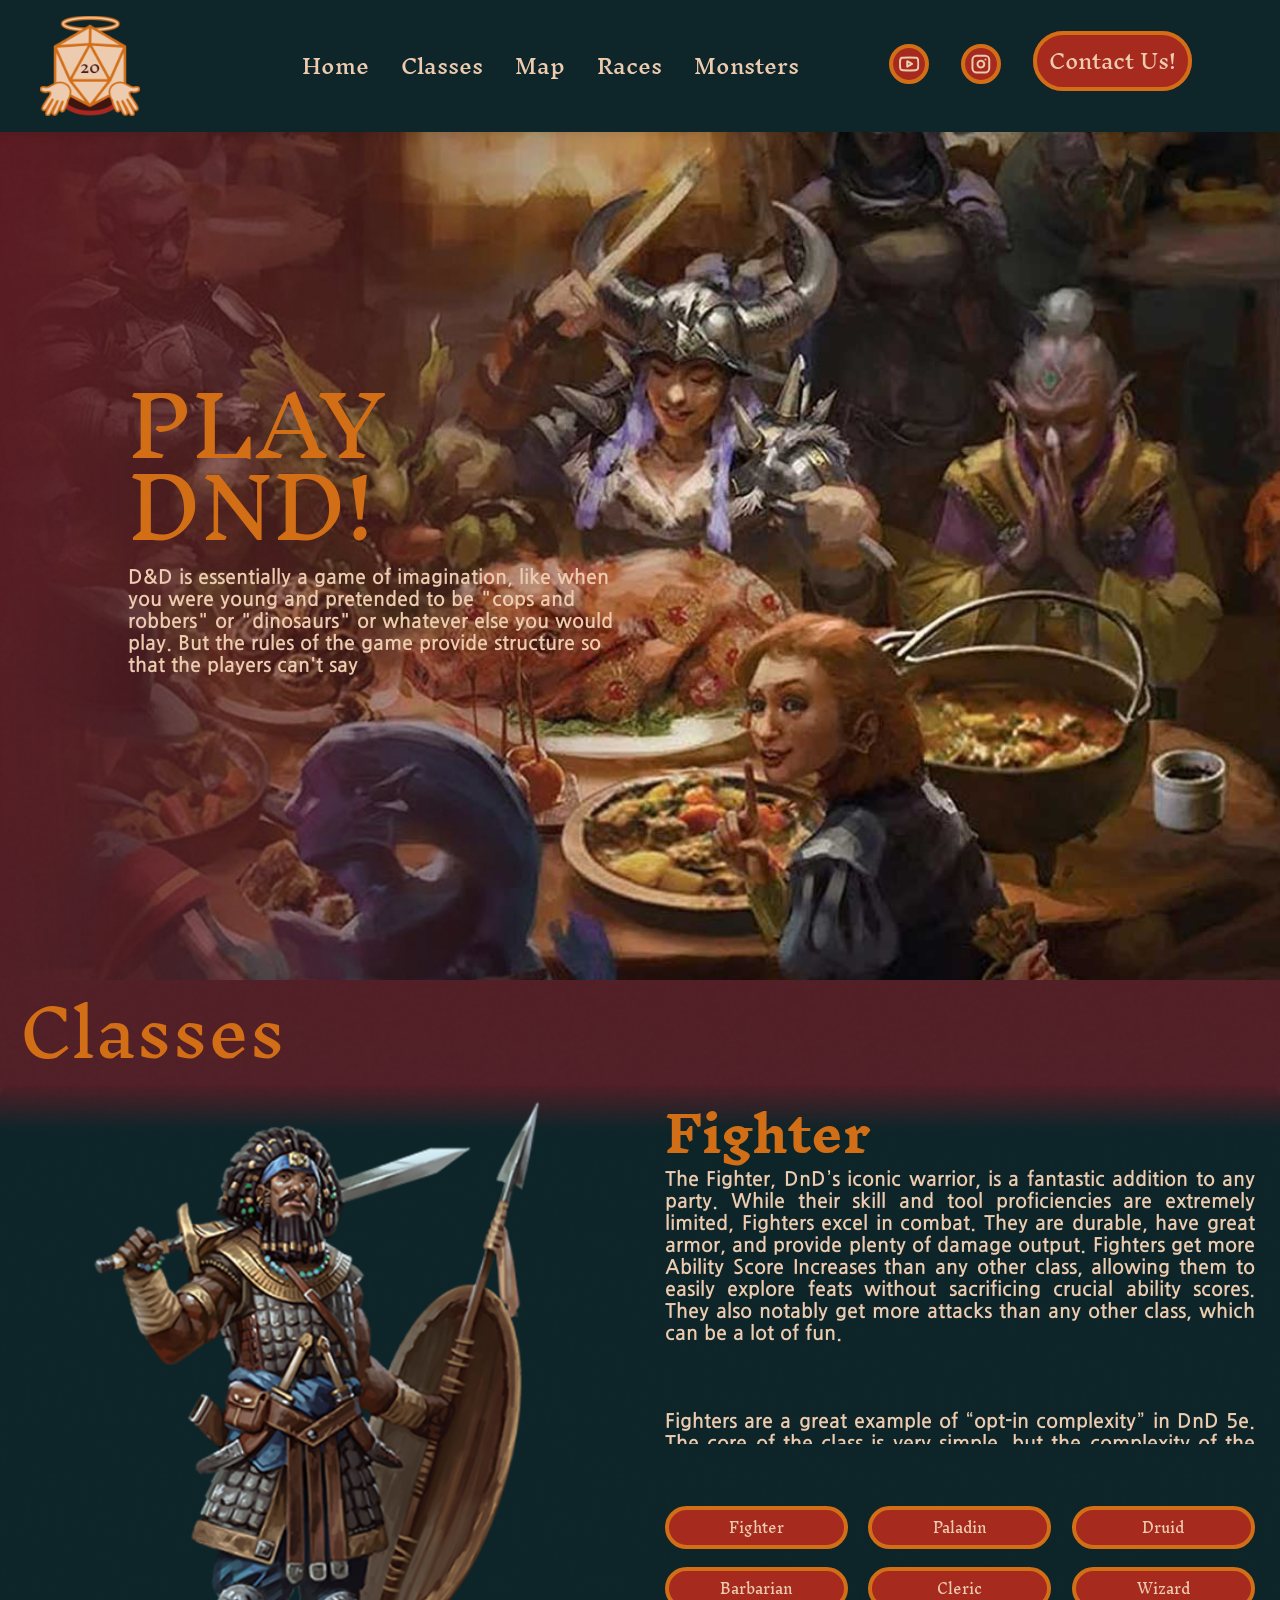
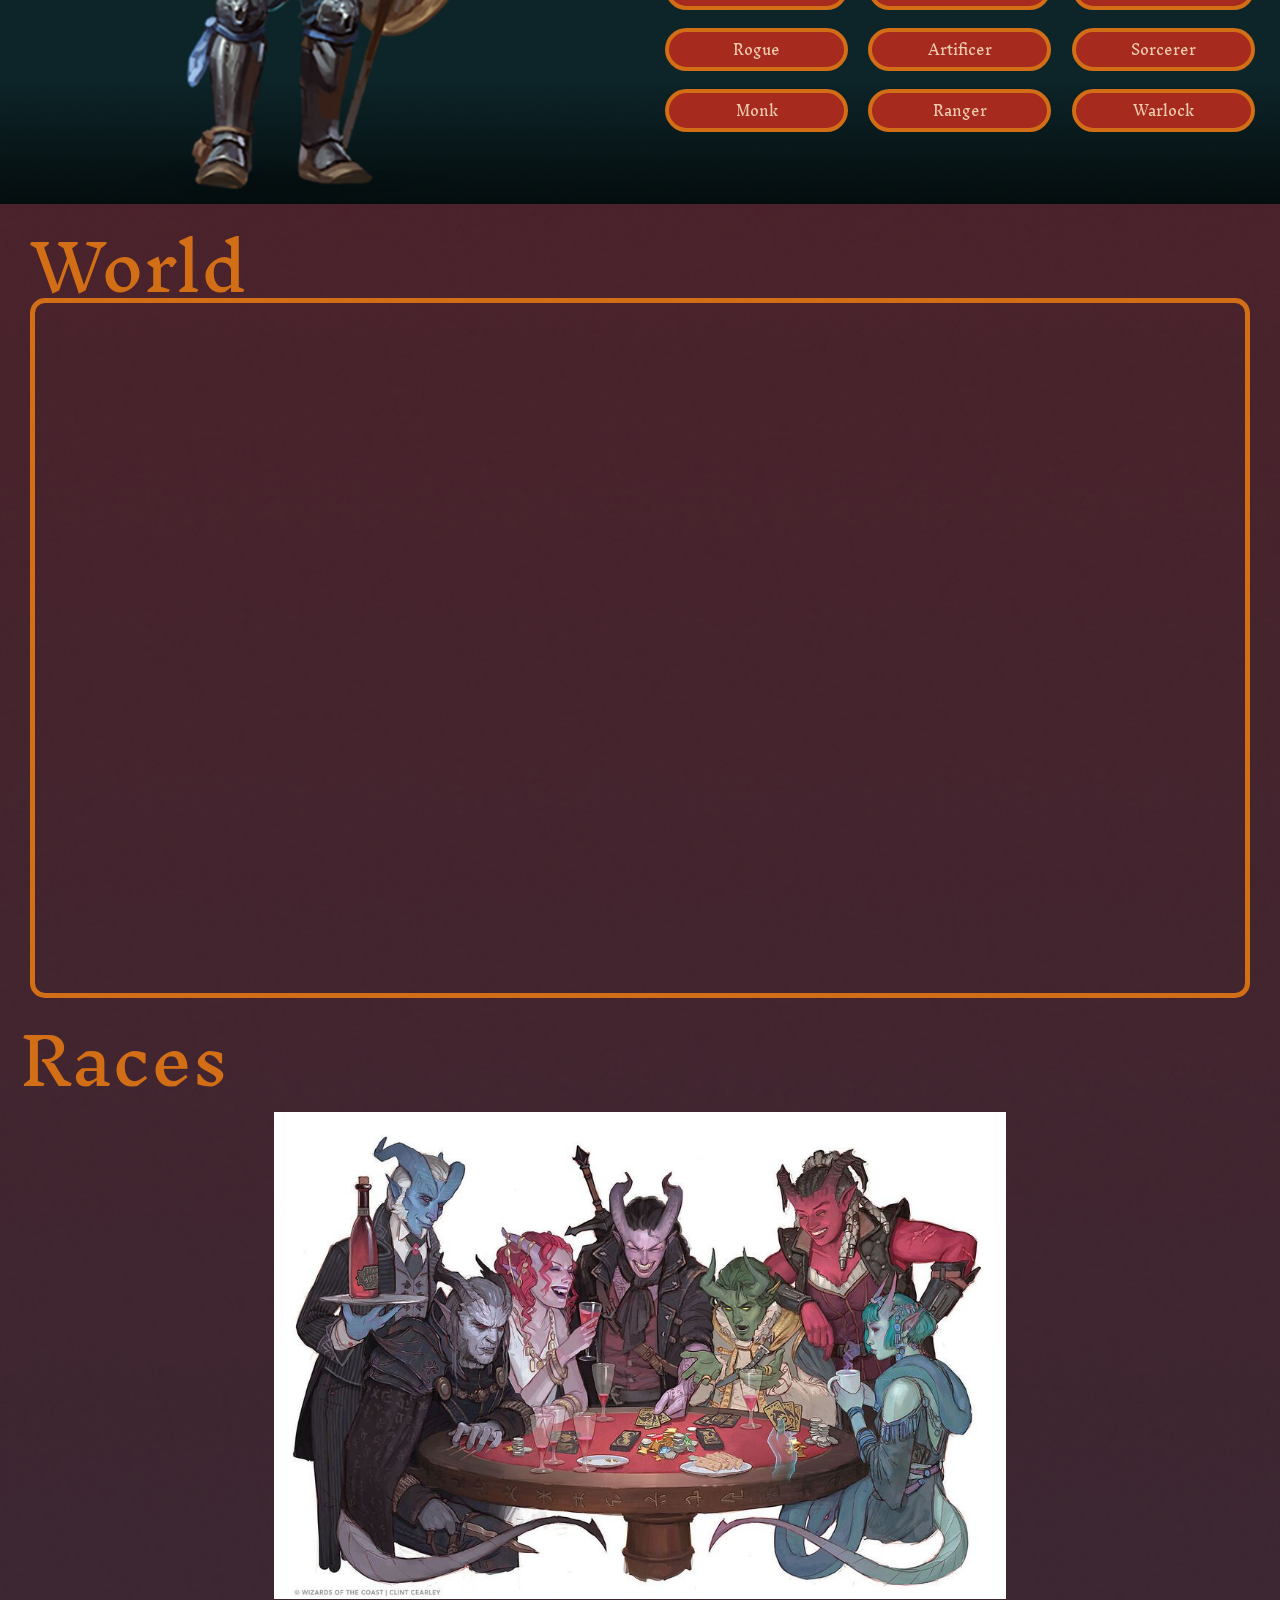
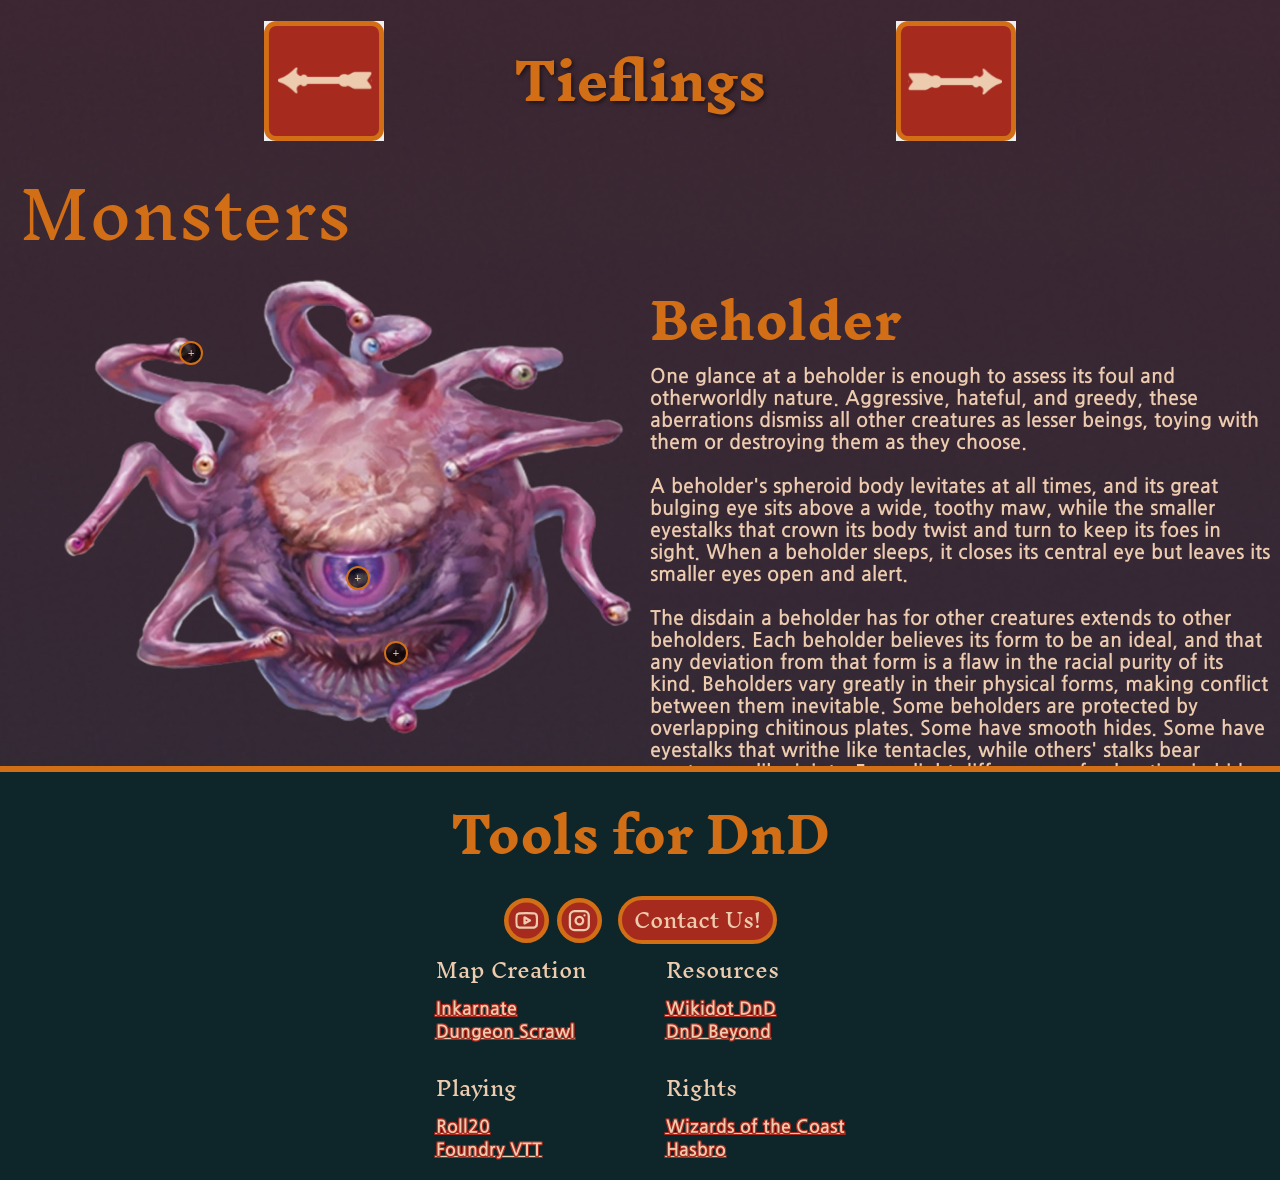
<file: index.html>
<!DOCTYPE html>
<html lang="en">
	<head>
		<meta charset="UTF-8" >
		<meta name="viewport" content="width=device-width, initial-scale=1.0">
		<title>Discover DnD!</title>
		<link rel="preconnect" href="https://fonts.googleapis.com">
<link rel="preconnect" href="https://fonts.gstatic.com" crossorigin>
<link href="https://fonts.googleapis.com/css2?family=Audiowide&family=Inknut+Antiqua:wght@300;400;500;600;700;800;900&family=Space+Grotesk:wght@300..700&display=swap" rel="stylesheet">
		<link rel="stylesheet" href="Css/fonts.css">
		<link rel="stylesheet" href="Css/texts.css">
		<link rel="stylesheet" href="Css/buttons.css">
		<link rel="stylesheet" href="Css/footer.css">
		<link rel="stylesheet" href="Css/navbar.css">
		<link rel="stylesheet" href="Css/responsive.css">
		<link rel="stylesheet" href="Css/info.css">
		<link rel="stylesheet" href="Css/map.css">
		<link rel="stylesheet" href="Css/carousel.css">
		<link rel="stylesheet" href="Css/landing.css">
		<link rel="stylesheet" href="Css/classes.css">
		<style>

			.center{
				display: flex;
  justify-content: center;
  align-items: center;
			}

			.column{
				flex-direction: column;
				gap: 1px;
			}
			.caja{
				margin: 0; padding: 0;/*
				border-width: 5px;
				border-color: aqua;
				border-style: dashed;*/

				position: relative;
				top: 0;
				left: 0;
				width: 100%;
			}

		</style>
		
	</head>
	<body style="margin: 0; background-image: url('./Images/Background.png'); background-size: cover;">
		<header>
				<nav>
					<div class="nav-container">
						<div class="cajaDado">
							<svg width="100" height="100" viewBox="0 0 100 100" fill="none" xmlns="http://www.w3.org/2000/svg" xmlns:xlink="http://www.w3.org/1999/xlink" >
						<rect onClick="TirarDado()" style="cursor: pointer;" width="100" height="100" fill="url(#pattern0_2019_260)"/>
						<defs>
						<pattern id="pattern0_2019_260" patternContentUnits="objectBoundingBox" width="1" height="1">
						<use xlink:href="#image0_2019_260" transform="translate(0 -0.0020377) scale(0.000509424)"/>
						</pattern>
						<image id="image0_2019_260" width="1963" height="1971" preserveAspectRatio="none" xlink:href="[data-uri]"/>
						</defs>
						</svg>

						</div>
							<button class="menu-btn" id="menuBtn">☰</button>					
						<ul class="nav-links" id="navLinks">
							<li>
								<a href="#Home">Home</a>
							</li>
							<li>
								<a href="#Clases">Classes</a>
							</li>
							<li>
								<a href="#Ambientacion">Map</a>
							</li>
							<li>
								<a href="#Razas">Races</a>
							</li>
							<li>
								<a href="#Monstruos">Monsters</a>
							</li>
						</ul>
					<div class="caja1">
						<div class="cajaImagen">
							<svg width="40" height="40" viewBox="0 0 59 59" fill="none" xmlns="http://www.w3.org/2000/svg">
								<circle cx="29.5" cy="29.5" r="26.5" fill="#A62A1E" stroke="#D26E16" stroke-width="6"/>
								<g clip-path="url(#clip0_2013_942)">
								<path d="M42.7669 22.8074C42.6198 22.2198 42.3203 21.6814 41.8985 21.2466C41.4768 20.8118 40.9477 20.496 40.3648 20.3311C38.2352 19.811 29.7165 19.811 29.7165 19.811C29.7165 19.811 21.1977 19.811 19.0681 20.3806C18.4852 20.5455 17.9561 20.8613 17.5344 21.2961C17.1126 21.7309 16.8131 22.2693 16.666 22.857C16.2762 25.0183 16.0856 27.2108 16.0964 29.407C16.0825 31.6197 16.2732 33.8289 16.666 36.0065C16.8281 36.5759 17.1344 37.0938 17.5552 37.5103C17.976 37.9267 18.497 38.2276 19.0681 38.3838C21.1977 38.9534 29.7165 38.9534 29.7165 38.9534C29.7165 38.9534 38.2352 38.9534 40.3648 38.3838C40.9477 38.2189 41.4768 37.9031 41.8985 37.4683C42.3203 37.0335 42.6198 36.4951 42.7669 35.9074C43.1537 33.7624 43.3443 31.5866 43.3365 29.407C43.3504 27.1943 43.1597 24.985 42.7669 22.8074Z" stroke="#EDCBAF" stroke-width="3" stroke-linecap="round" stroke-linejoin="round"/>
								<path d="M26.9305 33.4558L34.0501 29.407L26.9305 25.3581V33.4558Z" stroke="#EDCBAF" stroke-width="3" stroke-linecap="round" stroke-linejoin="round"/>
								</g>
								<defs>
								<clipPath id="clip0_2013_942">
								<rect width="29.7164" height="29.7164" fill="white" transform="translate(14.8584 14.8584)"/>
								</clipPath>
								</defs>
							</svg> 
						</div>

						<div class="cajaImagen">
							<svg width="40" height="40" viewBox="0 0 59 59" fill="none" xmlns="http://www.w3.org/2000/svg">
								<circle cx="29.5" cy="29.5" r="26.5" fill="#A62A1E" stroke="#D26E16" stroke-width="6"/>
								<path d="M36.0937 22.9068H36.1061M23.0928 17.335H35.4746C38.8938 17.335 41.6656 20.1067 41.6656 23.5259V35.9077C41.6656 39.3269 38.8938 42.0987 35.4746 42.0987H23.0928C19.6736 42.0987 16.9019 39.3269 16.9019 35.9077V23.5259C16.9019 20.1067 19.6736 17.335 23.0928 17.335ZM34.2365 28.9368C34.3893 29.9672 34.2132 31.0197 33.7335 31.9443C33.2537 32.869 32.4945 33.6188 31.564 34.0872C30.6335 34.5556 29.579 34.7186 28.5504 34.5531C27.5219 34.3876 26.5718 33.902 25.8352 33.1654C25.0985 32.4287 24.6129 31.4786 24.4474 30.4501C24.2819 29.4216 24.445 28.3671 24.9133 27.4365C25.3817 26.506 26.1315 25.7469 27.0562 25.2671C27.9809 24.7873 29.0333 24.6113 30.0638 24.7641C31.1149 24.9199 32.088 25.4097 32.8394 26.1611C33.5908 26.9125 34.0806 27.8856 34.2365 28.9368Z" stroke="#EDCBAF" stroke-width="3" stroke-linecap="round" stroke-linejoin="round"/>
							</svg>
						</div>
						<div id="contact" >
							<a href="./Contact.html" class="button-nav">Contact Us!</a>

						</div>
					</div>               

				
							<!-- AQUÍ es donde aparecerá el número -->
					<div id="NavNumber">0</div>
					</div>
				</nav>
		</header>
<div class="main-container">
		<main>
			<div class="landing" id="Home">
				<div class="welcome-text">
					<h1 class="section-title main-title" style="margin: 0;">PLAY</h1>
					<h1 class="section-title main-title" style="margin: 0;">DND!</h1>
					<p class="game-description" style="margin-top: 20px;">D&D is essentially a game of imagination, like when you were young and pretended to be "cops and robbers" or "dinosaurs" or whatever else you would play. But the rules of the game provide structure so that the players can't say</p>
				</div>
			</div>
    <div class="classes">
		<h1 id="Clases" class="section-title">
        Classes
		</h1>
		<div class="class-container">
			<div class="class-image"> 
				<img src="Images/Clases/Fighter.png" 
					alt="Imagen de las clases de DnD" 
					style="width: 100%; max-width: 600px;"
					id="classImage">
			</div>
			<div class="class-info">
				<div class="class-text">
					<h2 style="margin: 0px; margin-bottom: 12px; line-height: 1;" id="classTitle">Fighter</h2>
					<p style="text-align: justify;" id="classText">The Fighter, DnD’s iconic warrior, is a fantastic addition to any party. While their skill and tool proficiencies are extremely limited, Fighters excel in combat. They are durable, have great armor, and provide plenty of damage output. Fighters get more Ability Score Increases than any other class, allowing them to easily explore feats without sacrificing crucial ability scores. They also notably get more attacks than any other class, which can be a lot of fun.

						<br><br>Fighters are a great example of “opt-in complexity” in DnD 5e. The core of the class is very simple, but the complexity of the subclasses varies significantly. The Champion adds almost no complexity, while subclasses like the Eldritch Knight can add quite a bit. This makes the Fighter a great choice for players of all experience levels and for players with a broad range of preferences, allowing you to build a character that you find mechanically appealing but without making it more work than you might like.

						<br><br>For players totally new to DnD or to tabletop RPGs in general, the Champion Fighter is among the simplest characters in the game and is a great way to learn if you’re nervous about learning the game’s mechanics.
					</p>
					
				</div>
				<button  class="button-readMore" id="readMore">Read More</button>
				
				<div class="class-selector">
				<div class="class-row">
					<button class="class-button">Fighter</button>
					<button class="class-button">Paladin</button>	
					<button class="class-button">Druid</button>
				</div>
				<div class="class-row">
					<button class="class-button">Barbarian</button>
					<button class="class-button">Cleric</button>	
					<button class="class-button">Wizard</button>
				</div>
				<div class="class-row">
					<button class="class-button">Rogue</button>
					<button class="class-button">Artificer</button>	
					<button class="class-button">Sorcerer</button>
				</div>
				<div class="class-row">
					<button class="class-button">Monk</button>
					<button class="class-button">Ranger</button>	
					<button class="class-button">Warlock</button>
				</div>
			</div></div>
			
		</div>
	</div>
	
    <div class="world">
		<h1 id="Ambientacion" class="section-title">
        World
		</h1>
			<div class="map">
				<iframe id="mapaInteractivo" title="Mapa Interactivo" style="width: 100%;" src="https://www.aidedd.org/atlas/sword-coast"></iframe>
			</div>		
	</div>
    <h1 id="Razas" class="section-title">Races</h1>
<div class="caja-principal caja" id="mainCarousel">
    <div class="area-carrusel">
        <div class="contenedor-slides" id="track">
           <!-- Tieflings -->
				<div class="slide active" data-name="Tieflings">
					<img src="./Images/Razas/Tieflings.jpg" alt="Tiefling">
					<div class="info-overlay">
						<h2 style="color: #D26E16;">Tieflings</h2>
						<p>Being touched by a hellish bloodline marks tieflings with horns, tails, and unusual skin colors. They are natural survivors, often viewed with suspicion but possessing an unbreakable will and latent magical talents.</p>
					</div>
				</div>
			<!-- Elfos -->
				<div class="slide" data-name="Elves">
					<img src="./Images/Razas/Elfos.jpg" alt="Elfo">
					<div class="info-overlay">
						<h2>Elves</h2>
						<p>
Elves are a magical people of supernatural grace, who live in places of ethereal beauty. They love nature, magic, art, and music. Their longevity allows them to see the world with a perspective few other races attain.</p>
					</div>
				</div>
			 <!-- Orcos -->
            <div class="slide" data-name="Orcs">
                <img src="./Images/Razas/Orcos.jpg" alt="Orco">
                <div class="info-overlay">
                    <h2>Orcs</h2>
                    <p>
Possessing immense physical strength and legendary endurance, orcs, though often labeled as savages, value honor in combat and loyalty to their tribe above all else.</p>
                </div>
            </div>
			  <!-- Humanos -->
            <div class="slide" data-name="Humans">
                <img src="./Images/Razas/Humanos.jpg" alt="Humano">
                <div class="info-overlay">
                    <h2>Humans</h2>
                    <p>
The most versatile and ambitious race. Humans are innovative and adaptable, capable of achieving mastery in any discipline they choose, from the most complex magic to the art of war.</p>
                </div>
            </div>
			    <!-- Enanos -->
            <div class="slide" data-name="Dwarves">
                <img src="./Images/Razas/Enanos.jpg" alt="Enano">
                <div class="info-overlay">
                    <h2>Dwarves</h2>
                    <p>
Masters of stone and metal. Dwarves are known for their hardiness, their love of deep mines, and their unwavering sense of duty and tradition. A dwarf never forgets a debt... or a wrong.</p>
                </div>
            </div>

				
        </div>
    </div>

    <div class="area-controles">
        <div class="btn-contenedor">
            <button class="lButton" id="prevBtn"></button>
        </div>
        <div class="titulo-raza">
            <h2 id="currentRaceName">Tieflings</h2>
        </div>
        <div class="btn-contenedor">
            <button class="rButton" id="nextBtn"></button>
        </div>
    </div>
</div>
  
    <div class="scroll-hint"></div>
   
		<h1 id="Monstruos" class="section-title">
        Monsters
		</h1>
		<div class="caja" id="Mostruo">
			<div class="caja" id="imgMostruo" style=" float: left; padding-left: 5%;">
				<img src="Images/Beholder.png" 
					alt="Monstruo con ojos y tentaculos" 
					style="width: 100%; max-width: 600px;">

			</div>
			  <!-- Puntos posicionados con porcentajes para que sean responsivos -->
            <div class="punto-info" id="info1" >
                +
                <div class="tooltip">
Upper tentacle: Capable of launching paralyzing magic rays</div>
            </div>

            <div class="punto-info" id="info2" >
                +
                <div class="tooltip">Central Eye: Emits an anti-magic cone that nullifies spells.</div>
            </div>

            <div class="punto-info" id="info3" >
                +
                <div class="tooltip">Jaw: Its teeth can crush plate armor.</div>
            </div>
			<div class="punto-info hide" id="info4"  >
                +
                <div class="tooltip">Secret: If it look at a mirror too much, it creates another Beholder.</div>
            </div>
			<div id="info-movil-container" class="solo-movil-info caja">
 			   <p id="texto-dinamico-movil">Toca un punto (+) para ver los detalles.</p>
			</div>
			<div class="caja" id="textMostruo" style="float: right; padding: 10px; overflow: auto; ">
				<h2 class="section-title" style="margin-bottom: 0px; margin-left: 0px;">Beholder</h2>
				<p style=" padding-top: 0px; white-space:pre-line ;">
				One glance at a beholder is enough to assess its foul and otherworldly nature. Aggressive, hateful, and greedy, these aberrations dismiss all other creatures as lesser beings, toying with them or destroying them as they choose.

A beholder's spheroid body levitates at all times, and its great bulging eye sits above a wide, toothy maw, while the smaller eyestalks that crown its body twist and turn to keep its foes in sight. When a beholder sleeps, it closes its central eye but leaves its smaller eyes open and alert.

The disdain a beholder has for other creatures extends to other beholders. Each beholder believes its form to be an ideal, and that any deviation from that form is a flaw in the racial purity of its kind. Beholders vary greatly in their physical forms, making conflict between them inevitable. Some beholders are protected by overlapping chitinous plates. Some have smooth hides. Some have eyestalks that writhe like tentacles, while others' stalks bear crustacean-like joints. Even slight differences of coloration in hide can turn two beholders into lifelong enemies.
				</p> 
				<p><i>Hover the mouse or click over the (+) points to see details.</i></p>

			</div>

		</div>
    
	
</main>		
</div>

		<footer>
			
			<div class="footer-top">
				<h2 class="center" style="text-align: center;">Tools for DnD</h2>
				<div class="footer-top">
					<div class="socials">
						<a href="https://www.youtube.com/@DNDWizards"> <svg width="45" height="45" viewBox="0 0 59 59" fill="none" xmlns="http://www.w3.org/2000/svg"> <circle cx="29.5" cy="29.5" r="26.5" fill="#A62A1E" stroke="#D26E16" stroke-width="6"/> <g clip-path="url(#clip0_2013_943)"> <path d="M42.7669 22.8074C42.6198 22.2198 42.3203 21.6814 41.8985 21.2466C41.4768 20.8118 40.9477 20.496 40.3648 20.3311C38.2352 19.811 29.7165 19.811 29.7165 19.811C29.7165 19.811 21.1977 19.811 19.0681 20.3806C18.4852 20.5455 17.9561 20.8613 17.5344 21.2961C17.1126 21.7309 16.8131 22.2693 16.666 22.857C16.2762 25.0183 16.0856 27.2108 16.0964 29.407C16.0825 31.6197 16.2732 33.8289 16.666 36.0065C16.8281 36.5759 17.1344 37.0938 17.5552 37.5103C17.976 37.9267 18.497 38.2276 19.0681 38.3838C21.1977 38.9534 29.7165 38.9534 29.7165 38.9534C29.7165 38.9534 38.2352 38.9534 40.3648 38.3838C40.9477 38.2189 41.4768 37.9031 41.8985 37.4683C42.3203 37.0335 42.6198 36.4951 42.7669 35.9074C43.1537 33.7624 43.3443 31.5866 43.3365 29.407C43.3504 27.1943 43.1597 24.985 42.7669 22.8074Z" stroke="#EDCBAF" stroke-width="3" stroke-linecap="round" stroke-linejoin="round"/> <path d="M26.9305 33.4558L34.0501 29.407L26.9305 25.3581V33.4558Z" stroke="#EDCBAF" stroke-width="3" stroke-linecap="round" stroke-linejoin="round"/> </g> <defs> <clipPath id="clip0_2013_943"> <rect width="29.7164" height="29.7164" fill="white" transform="translate(14.8584 14.8584)"/> </clipPath> </defs> </svg> </a> 
						<a href="https://www.instagram.com/dndwizards/"> <svg width="45" height="45" viewBox="0 0 59 59" fill="none" xmlns="http://www.w3.org/2000/svg"> <circle cx="29.5" cy="29.5" r="26.5" fill="#A62A1E" stroke="#D26E16" stroke-width="6"/> <path d="M36.0937 22.9068H36.1061M23.0928 17.335H35.4746C38.8938 17.335 41.6656 20.1067 41.6656 23.5259V35.9077C41.6656 39.3269 38.8938 42.0987 35.4746 42.0987H23.0928C19.6736 42.0987 16.9019 39.3269 16.9019 35.9077V23.5259C16.9019 20.1067 19.6736 17.335 23.0928 17.335ZM34.2365 28.9368C34.3893 29.9672 34.2132 31.0197 33.7335 31.9443C33.2537 32.869 32.4945 33.6188 31.564 34.0872C30.6335 34.5556 29.579 34.7186 28.5504 34.5531C27.5219 34.3876 26.5718 33.902 25.8352 33.1654C25.0985 32.4287 24.6129 31.4786 24.4474 30.4501C24.2819 29.4216 24.445 28.3671 24.9133 27.4365C25.3817 26.506 26.1315 25.7469 27.0562 25.2671C27.9809 24.7873 29.0333 24.6113 30.0638 24.7641C31.1149 24.9199 32.088 25.4097 32.8394 26.1611C33.5908 26.9125 34.0806 27.8856 34.2365 28.9368Z" stroke="#EDCBAF" stroke-width="3" stroke-linecap="round" stroke-linejoin="round"/> </svg> </a>
					</div>
					<a href="./Contact.html"><p class="button-footer">Contact Us!</p></a>
				</div>
			</div>

			<div class="footer-links">
				<div>
					<div>
						<p class="subtitle">Map Creation</p>
						<a href="https://inkarnate.com/"><p class="link">Inkarnate</p></a>
						<a href="https://www.dungeonscrawl.com/"><p class="link">Dungeon Scrawl</p></a>
					</div>
					<div>
						<p class="subtitle">Playing</p>
						<a href="https://roll20.net/welcome"><p class="link">Roll20</p></a>
						<a href="https://foundryvtt.com/"><p class="link">Foundry VTT</p></a>
					</div>
				</div>
				<div>
					<div>
						<p class="subtitle">Resources</p>
						<a href="https://dnd5e.wikidot.com/"><p class="link">Wikidot DnD</p></a>
						<a href="https://www.dndbeyond.com/en"><p class="link">DnD Beyond</p></a>
					</div>
					<div>
						<p class="subtitle">Rights</p>
						<a href="https://company.wizards.com/es"><p class="link">Wizards of the Coast</p></a>
						<a href="https://www.hasbropulse.com/eu/en/"><p class="link">Hasbro</p></a>
					</div>
				</div>
			</div>
			
		</footer>
		<script src="ScriptInfo.js" ></script>
   		<script src="ScriptNavBar.js"> </script>
		<script src="ScriptMap.js"> </script>
		<script src="ScriptCarousel.js"> </script>
		<script src="ScriptClases.js"> </script>
		<script src="ScriptReadMore.js"> </script>
	</body>
</html>
</file>
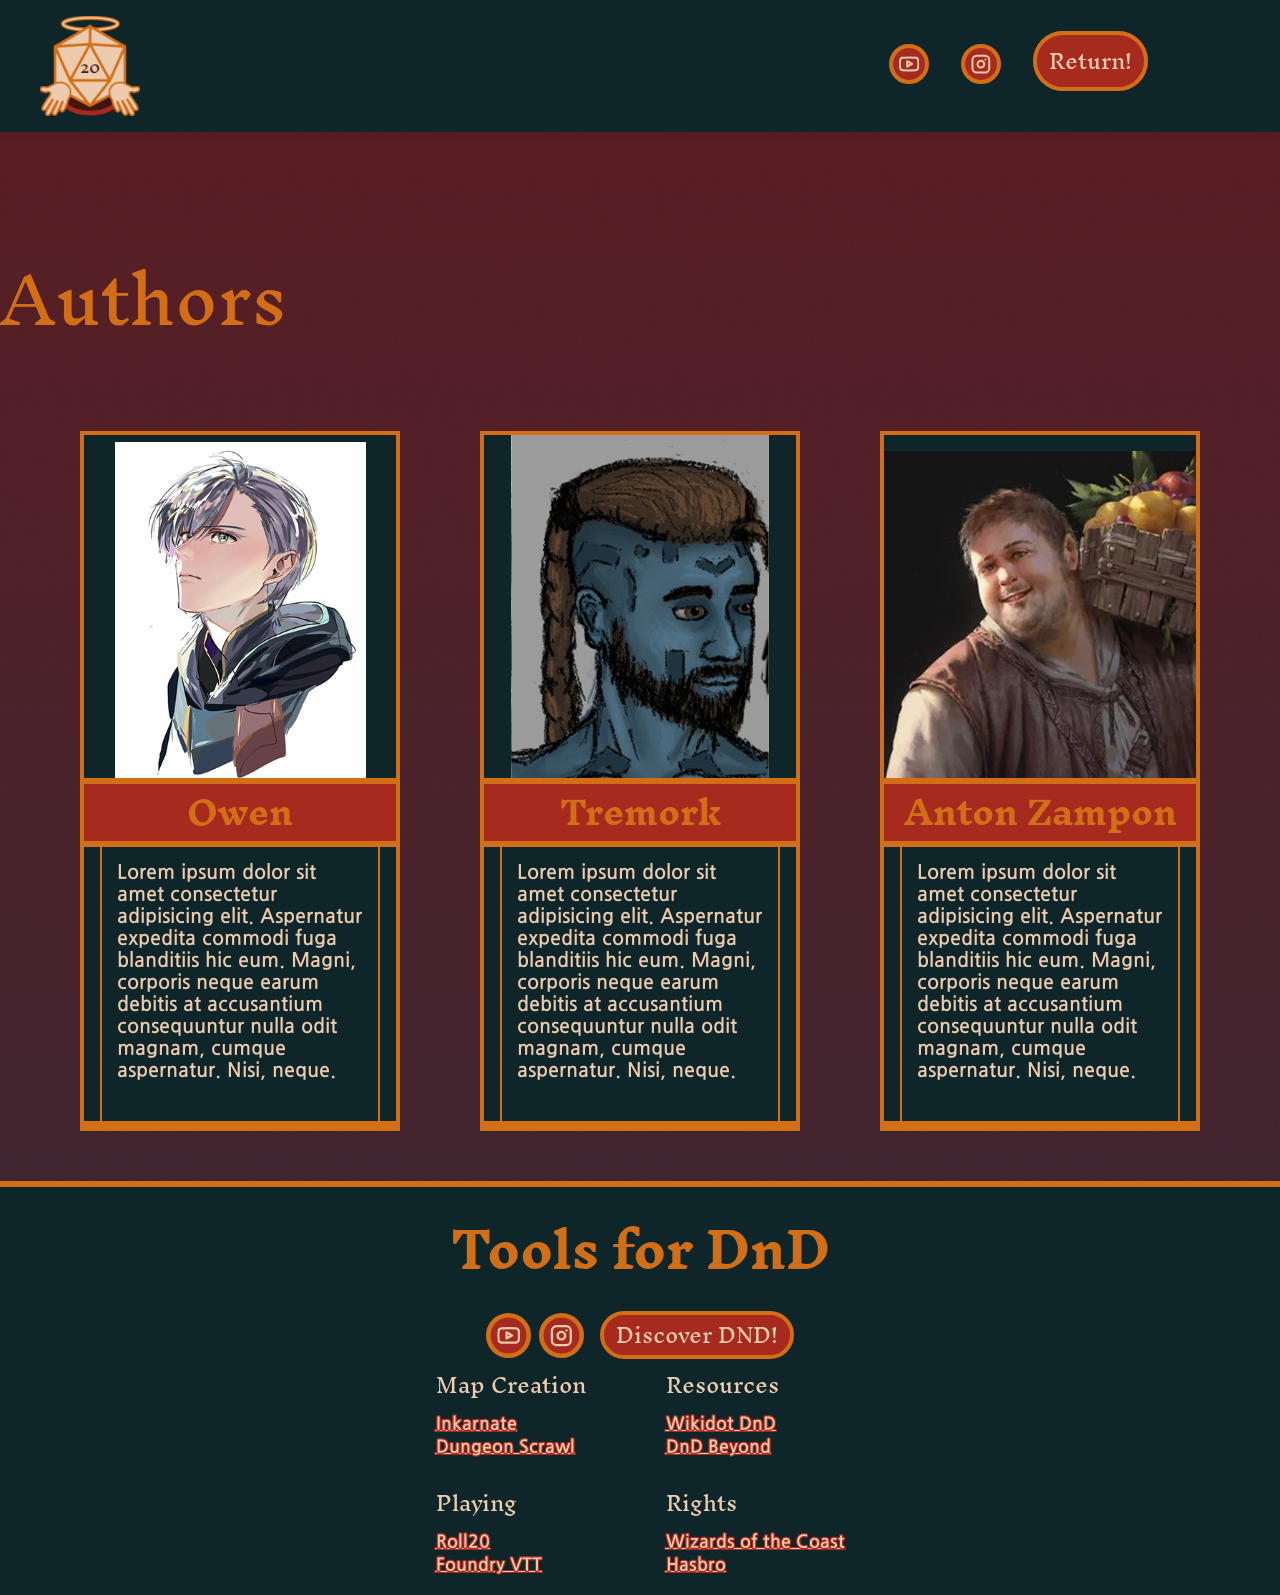
<file: Contact.html>
<!DOCTYPE html>
<html lang="en">
	<head>
		<meta charset="UTF-8">
		<meta name="viewport" content="width=device-width, initial-scale=1.0">
		<title>Discover DnD!</title>
		<link rel="preconnect" href="https://fonts.googleapis.com">
<link rel="preconnect" href="https://fonts.gstatic.com" crossorigin>
<link href="https://fonts.googleapis.com/css2?family=Audiowide&family=Inknut+Antiqua:wght@300;400;500;600;700;800;900&family=Space+Grotesk:wght@300..700&display=swap" rel="stylesheet">
		<link rel="stylesheet" href="Css/fonts.css">
		<link rel="stylesheet" href="Css/texts.css">
		<link rel="stylesheet" href="Css/buttons.css">
		<link rel="stylesheet" href="Css/footer.css">
		<link rel="stylesheet" href="Css/navbar.css">
		<link rel="stylesheet" href="Css/responsive.css">
        <link rel="stylesheet" href="Css/Contact.css">
		<style>

			.center{
				display: flex;
  justify-content: center;
  align-items: center;
			}

			.column{
				flex-direction: column;
				gap: 1px;
			}
			.caja{
				margin: 0; padding: 0;/*
				border-width: 5px;
				border-color: aqua;
				border-style: dashed;*/

				top: 0;
				left: 0;
			}

		</style>
		
	</head>
	<body style="margin: 0; background-image: url('/Images/Background.png'); background-size: cover;">
		<header>
				<nav>
					<div class="nav-container">
						<div class="cajaDado">
							<svg width="100" height="100" viewBox="0 0 100 100" fill="none" xmlns="http://www.w3.org/2000/svg" xmlns:xlink="http://www.w3.org/1999/xlink" >
						<rect onClick="TirarDado()" style="cursor: pointer;" width="100" height="100" fill="url(#pattern0_2019_260)"/>
						<defs>
						<pattern id="pattern0_2019_260" patternContentUnits="objectBoundingBox" width="1" height="1">
						<use xlink:href="#image0_2019_260" transform="translate(0 -0.0020377) scale(0.000509424)"/>
						</pattern>
						<image id="image0_2019_260" width="1963" height="1971" preserveAspectRatio="none" xlink:href="[data-uri]"/>
						</defs>
						</svg>
						</div>
					<div class="caja1" id="returnHome">
						<div class="cajaImagen">
							<svg width="40" height="40" viewBox="0 0 59 59" fill="none" xmlns="http://www.w3.org/2000/svg">
								<circle cx="29.5" cy="29.5" r="26.5" fill="#A62A1E" stroke="#D26E16" stroke-width="6"/>
								<g clip-path="url(#clip0_2013_944)">
								<path d="M42.7669 22.8074C42.6198 22.2198 42.3203 21.6814 41.8985 21.2466C41.4768 20.8118 40.9477 20.496 40.3648 20.3311C38.2352 19.811 29.7165 19.811 29.7165 19.811C29.7165 19.811 21.1977 19.811 19.0681 20.3806C18.4852 20.5455 17.9561 20.8613 17.5344 21.2961C17.1126 21.7309 16.8131 22.2693 16.666 22.857C16.2762 25.0183 16.0856 27.2108 16.0964 29.407C16.0825 31.6197 16.2732 33.8289 16.666 36.0065C16.8281 36.5759 17.1344 37.0938 17.5552 37.5103C17.976 37.9267 18.497 38.2276 19.0681 38.3838C21.1977 38.9534 29.7165 38.9534 29.7165 38.9534C29.7165 38.9534 38.2352 38.9534 40.3648 38.3838C40.9477 38.2189 41.4768 37.9031 41.8985 37.4683C42.3203 37.0335 42.6198 36.4951 42.7669 35.9074C43.1537 33.7624 43.3443 31.5866 43.3365 29.407C43.3504 27.1943 43.1597 24.985 42.7669 22.8074Z" stroke="#EDCBAF" stroke-width="3" stroke-linecap="round" stroke-linejoin="round"/>
								<path d="M26.9305 33.4558L34.0501 29.407L26.9305 25.3581V33.4558Z" stroke="#EDCBAF" stroke-width="3" stroke-linecap="round" stroke-linejoin="round"/>
								</g>
								<defs>
								<clipPath id="clip0_2013_944">
								<rect width="29.7164" height="29.7164" fill="white" transform="translate(14.8584 14.8584)"/>
								</clipPath>
								</defs>
							</svg> 
						</div>

						<div class="cajaImagen">
							<svg width="40" height="40" viewBox="0 0 59 59" fill="none" xmlns="http://www.w3.org/2000/svg">
								<circle cx="29.5" cy="29.5" r="26.5" fill="#A62A1E" stroke="#D26E16" stroke-width="6"/>
								<path d="M36.0937 22.9068H36.1061M23.0928 17.335H35.4746C38.8938 17.335 41.6656 20.1067 41.6656 23.5259V35.9077C41.6656 39.3269 38.8938 42.0987 35.4746 42.0987H23.0928C19.6736 42.0987 16.9019 39.3269 16.9019 35.9077V23.5259C16.9019 20.1067 19.6736 17.335 23.0928 17.335ZM34.2365 28.9368C34.3893 29.9672 34.2132 31.0197 33.7335 31.9443C33.2537 32.869 32.4945 33.6188 31.564 34.0872C30.6335 34.5556 29.579 34.7186 28.5504 34.5531C27.5219 34.3876 26.5718 33.902 25.8352 33.1654C25.0985 32.4287 24.6129 31.4786 24.4474 30.4501C24.2819 29.4216 24.445 28.3671 24.9133 27.4365C25.3817 26.506 26.1315 25.7469 27.0562 25.2671C27.9809 24.7873 29.0333 24.6113 30.0638 24.7641C31.1149 24.9199 32.088 25.4097 32.8394 26.1611C33.5908 26.9125 34.0806 27.8856 34.2365 28.9368Z" stroke="#EDCBAF" stroke-width="3" stroke-linecap="round" stroke-linejoin="round"/>
							</svg>
						</div>
						<div id="contact" >
							<a href="./index.html" class="button-nav">Return!</a>

						</div>
					</div>               
					</div>
				</nav>
							<!-- AQUÍ es donde aparecerá el número -->
				<div id="NavNumber">0</div>
		</header>
<main>
      <br> <br> <br> <br> <br> <br> <br> <br> <br> <br> <br> <br> 
    <h1> Authors</h1>
        <div class="caja principal" >
            <!--Iker-->
            <div class="caja integrantes" onclick="toggleAutor(this)" >
                <div class="caja foto">
                    <img src="./Images/Owen.png" 
                        data-img1= "./Images/Owen.png" 
                        data-img2="./Images/Iker.png"
						alt="Iker´s Image, a developer">
                </div>
                <div class="caja nombre">
                    <h2 data-t1="Owen"
                    data-t2="Iker Rero"
					class="developer-name">
                    Owen
                    </h2>
                </div>
                <div class="caja text">
                    <p data-p1 ="Lorem Ipsum is simply dummy text of the printing and typesetting. levae me aloina type shit haha."
                    data-p2 ="Experto en diseño de interfaces y experiencia de usuario con más de 10 años en la industria " >
                        Lorem ipsum dolor sit amet consectetur adipisicing elit. Aspernatur expedita commodi fuga blanditiis hic eum. Magni, corporis neque earum debitis at accusantium consequuntur nulla odit magnam, cumque aspernatur. Nisi, neque.
                    </p>
                </div>

            </div> 
            <!--Adri-->
             <div class="caja integrantes" onclick="toggleAutor(this)" >
                <div class="caja foto">
                    <img src="./Images/Tremork.png" 
                        data-img1="./Images/Tremork.png" 
                        data-img2="./Images/Adri.png"
						alt="Adrián García, a developer">
                </div>
                <div class="caja nombre">
                    <h2 data-t1="Tremork"
                    data-t2="Adrián García"
					class="developer-name">
                    Tremork
                    </h2>
                </div>
                <div class="caja text">
                    <p data-p1 ="Lorem Ipsum is simply dummy text of the printing and typesetting. levae me aloina type shit haha."
                    data-p2 ="Mi objetivo es crear productos digitales que impacten positivamente en la vida de las personas" >
                        Lorem ipsum dolor sit amet consectetur adipisicing elit. Aspernatur expedita commodi fuga blanditiis hic eum. Magni, corporis neque earum debitis at accusantium consequuntur nulla odit magnam, cumque aspernatur. Nisi, neque.
                    </p>
                </div>

            </div>
            <!--Sergio-->
             <div class="caja integrantes" onclick="toggleAutor(this)" >
                <div class="caja foto">
                    <img src="./Images/AntonZampon.png" 
                        data-img1="./Images/AntonZampon.png" 
                        data-img2="./Images/Sergio.png"
						alt="Sergio Alonso, a developer">
                </div>
                <div class="caja nombre">
                    <h2 data-t1="Anton Zampon"
                    data-t2="Sergio Alonso"
					class="developer-name">
                    Anton Zampon
                    </h2>
                </div>
                <div class="caja text">
                    <p data-p1 ="Lorem Ipsum is simply dummy text of the printing and typesetting. levae me aloina type shit haha."
                    data-p2 ="Dominio de herramientas como Figma, Adobe Suite y desarrollo frontend con React y Tailwind CSS " >
                        Lorem ipsum dolor sit amet consectetur adipisicing elit. Aspernatur expedita commodi fuga blanditiis hic eum. Magni, corporis neque earum debitis at accusantium consequuntur nulla odit magnam, cumque aspernatur. Nisi, neque.
                    </p>
                </div>

            </div>

        </div>    
</main>
		<footer>
			
			<div class="footer-top">
				<h2 class="center" style="text-align: center;">Tools for DnD</h2>
				<div class="footer-top">
					<div class="socials">
						<a href="https://www.youtube.com/@DNDWizards"> <svg width="45" height="45" viewBox="0 0 59 59" fill="none" xmlns="http://www.w3.org/2000/svg"> <circle cx="29.5" cy="29.5" r="26.5" fill="#A62A1E" stroke="#D26E16" stroke-width="6"/> <g clip-path="url(#clip0_2013_942)"> <path d="M42.7669 22.8074C42.6198 22.2198 42.3203 21.6814 41.8985 21.2466C41.4768 20.8118 40.9477 20.496 40.3648 20.3311C38.2352 19.811 29.7165 19.811 29.7165 19.811C29.7165 19.811 21.1977 19.811 19.0681 20.3806C18.4852 20.5455 17.9561 20.8613 17.5344 21.2961C17.1126 21.7309 16.8131 22.2693 16.666 22.857C16.2762 25.0183 16.0856 27.2108 16.0964 29.407C16.0825 31.6197 16.2732 33.8289 16.666 36.0065C16.8281 36.5759 17.1344 37.0938 17.5552 37.5103C17.976 37.9267 18.497 38.2276 19.0681 38.3838C21.1977 38.9534 29.7165 38.9534 29.7165 38.9534C29.7165 38.9534 38.2352 38.9534 40.3648 38.3838C40.9477 38.2189 41.4768 37.9031 41.8985 37.4683C42.3203 37.0335 42.6198 36.4951 42.7669 35.9074C43.1537 33.7624 43.3443 31.5866 43.3365 29.407C43.3504 27.1943 43.1597 24.985 42.7669 22.8074Z" stroke="#EDCBAF" stroke-width="3" stroke-linecap="round" stroke-linejoin="round"/> <path d="M26.9305 33.4558L34.0501 29.407L26.9305 25.3581V33.4558Z" stroke="#EDCBAF" stroke-width="3" stroke-linecap="round" stroke-linejoin="round"/> </g> <defs> <clipPath id="clip0_2013_942"> <rect width="29.7164" height="29.7164" fill="white" transform="translate(14.8584 14.8584)"/> </clipPath> </defs> </svg> </a> 
						<a href="https://www.instagram.com/dndwizards/"> <svg width="45" height="45" viewBox="0 0 59 59" fill="none" xmlns="http://www.w3.org/2000/svg"> <circle cx="29.5" cy="29.5" r="26.5" fill="#A62A1E" stroke="#D26E16" stroke-width="6"/> <path d="M36.0937 22.9068H36.1061M23.0928 17.335H35.4746C38.8938 17.335 41.6656 20.1067 41.6656 23.5259V35.9077C41.6656 39.3269 38.8938 42.0987 35.4746 42.0987H23.0928C19.6736 42.0987 16.9019 39.3269 16.9019 35.9077V23.5259C16.9019 20.1067 19.6736 17.335 23.0928 17.335ZM34.2365 28.9368C34.3893 29.9672 34.2132 31.0197 33.7335 31.9443C33.2537 32.869 32.4945 33.6188 31.564 34.0872C30.6335 34.5556 29.579 34.7186 28.5504 34.5531C27.5219 34.3876 26.5718 33.902 25.8352 33.1654C25.0985 32.4287 24.6129 31.4786 24.4474 30.4501C24.2819 29.4216 24.445 28.3671 24.9133 27.4365C25.3817 26.506 26.1315 25.7469 27.0562 25.2671C27.9809 24.7873 29.0333 24.6113 30.0638 24.7641C31.1149 24.9199 32.088 25.4097 32.8394 26.1611C33.5908 26.9125 34.0806 27.8856 34.2365 28.9368Z" stroke="#EDCBAF" stroke-width="3" stroke-linecap="round" stroke-linejoin="round"/> </svg> </a>
					</div>
					<a href="index.html"><p class="button-footer">Discover DND!</p></a>
				</div>
			</div>

			<div class="footer-links">
				<div>
					<div>
						<p class="subtitle">Map Creation</p>
						<a href="https://inkarnate.com/"><p class="link">Inkarnate</p></a>
						<a href="https://www.dungeonscrawl.com/"><p class="link">Dungeon Scrawl</p></a>
					</div>
					<div>
						<p class="subtitle">Playing</p>
						<a href="https://roll20.net/welcome"><p class="link">Roll20</p></a>
						<a href="https://foundryvtt.com/"><p class="link">Foundry VTT</p></a>
					</div>
				</div>
				<div>
					<div>
						<p class="subtitle">Resources</p>
						<a href="https://dnd5e.wikidot.com/"><p class="link">Wikidot DnD</p></a>
						<a href="https://www.dndbeyond.com/en"><p class="link">DnD Beyond</p></a>
					</div>
					<div>
						<p class="subtitle">Rights</p>
						<a href="https://company.wizards.com/es"><p class="link">Wizards of the Coast</p></a>
						<a href="https://www.hasbropulse.com/eu/en/"><p class="link">Hasbro</p></a>
					</div>
				</div>
			</div>
			
		</footer>
   		<script src="ScriptNavBar.js"> </script>
        <script src="ScriptContacto.js"> </script>

	</body>
</html>
</file>
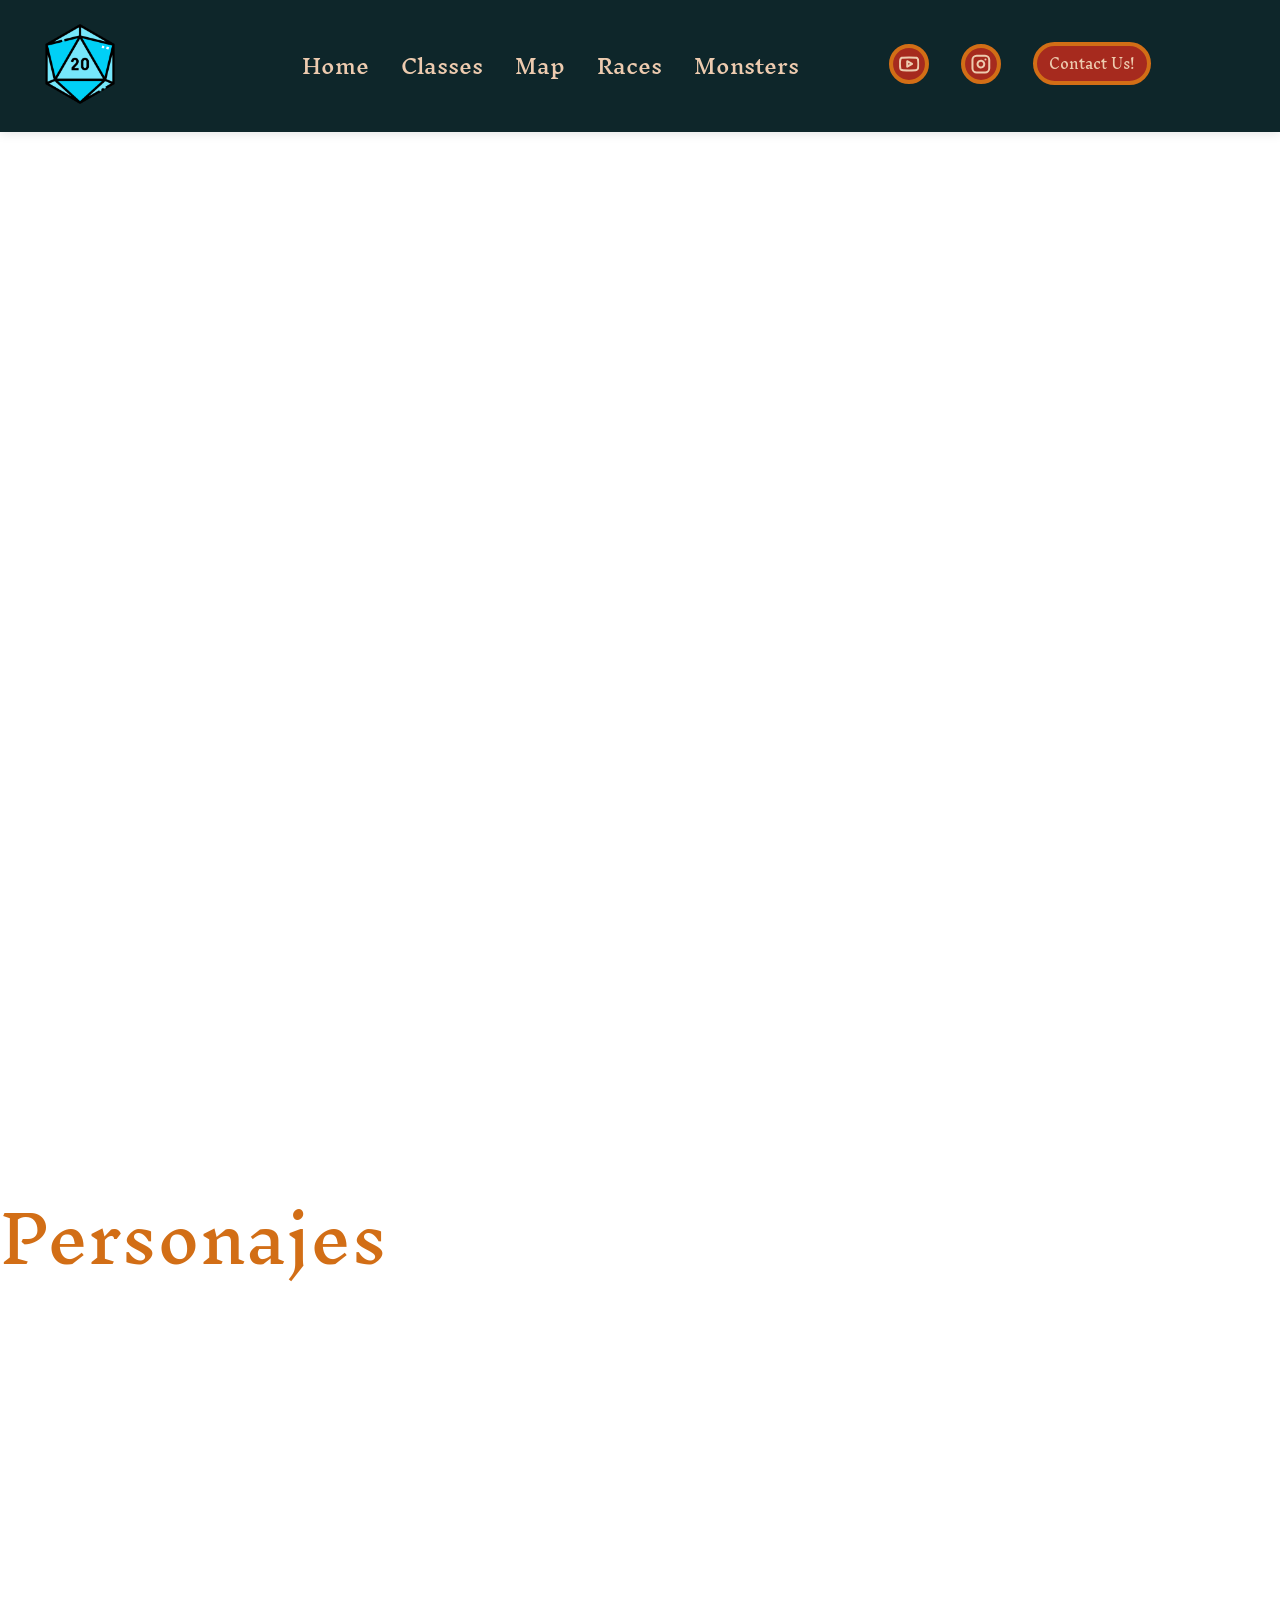
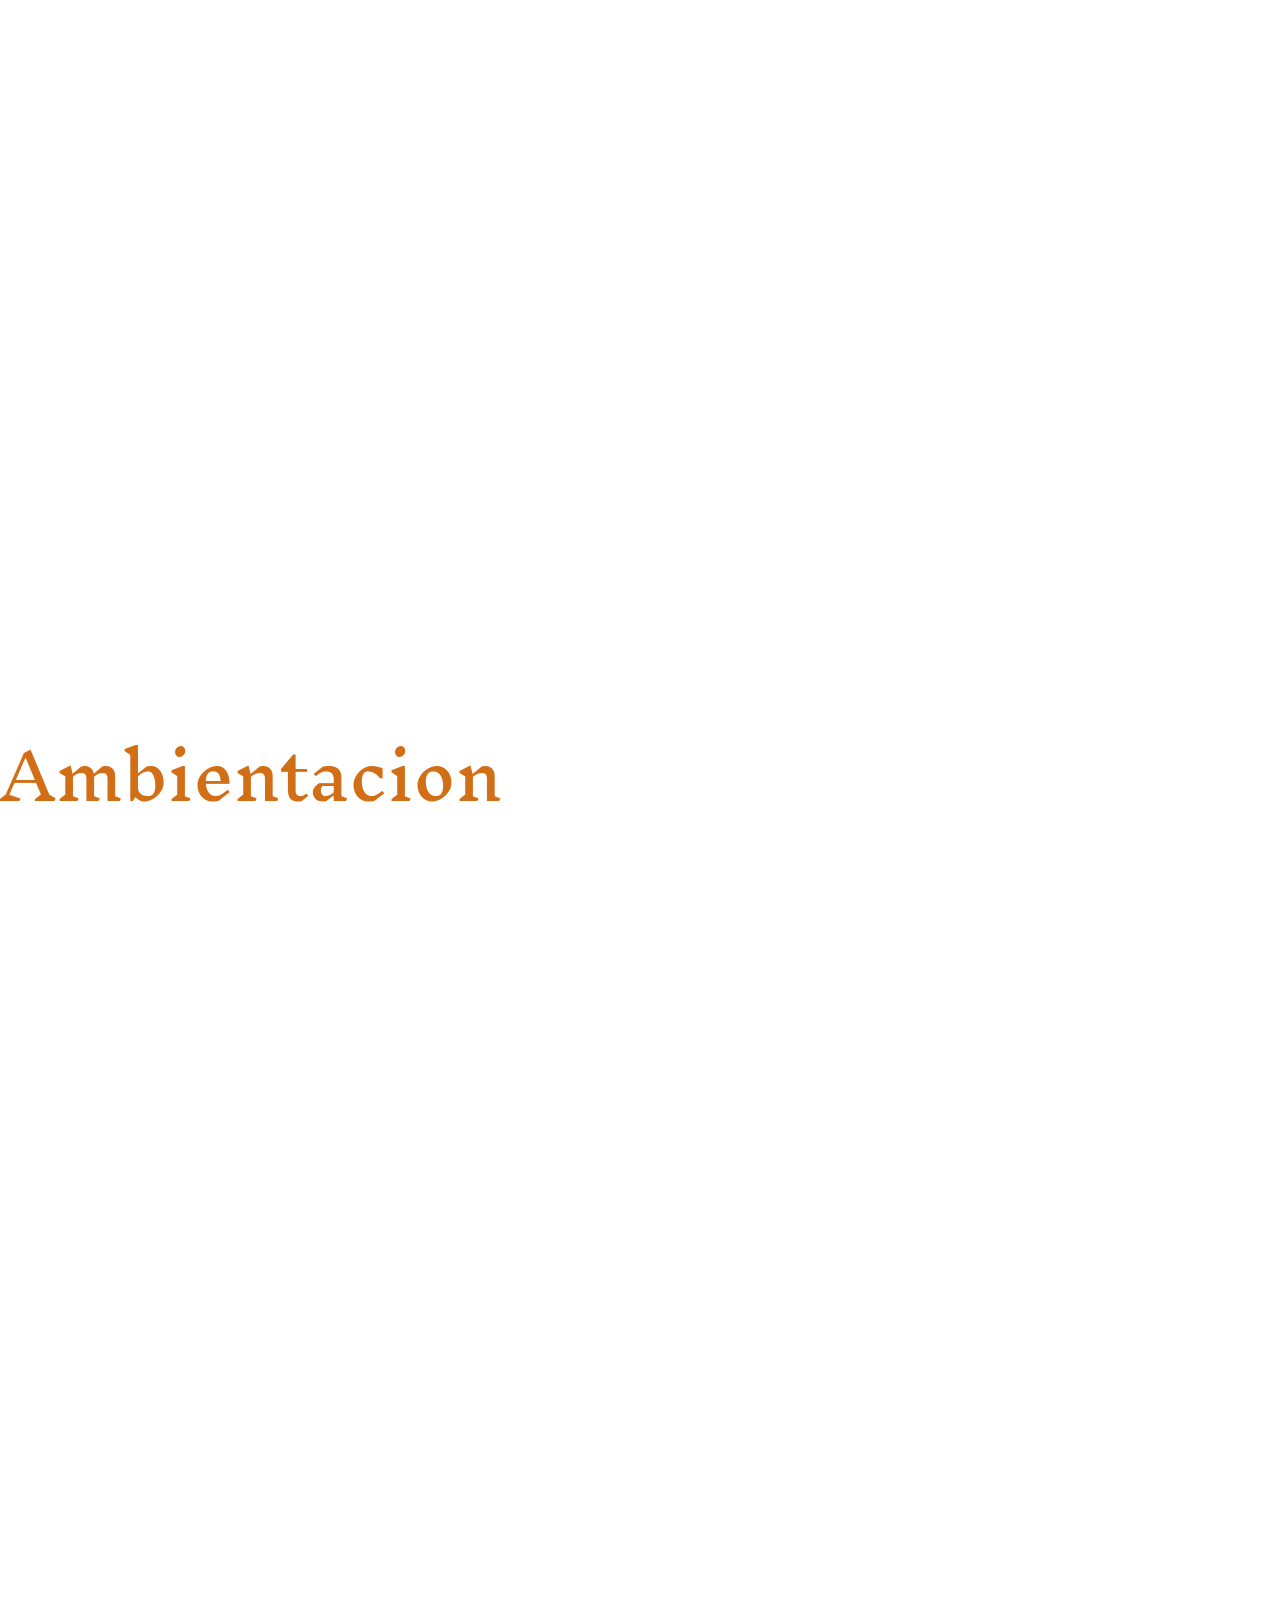
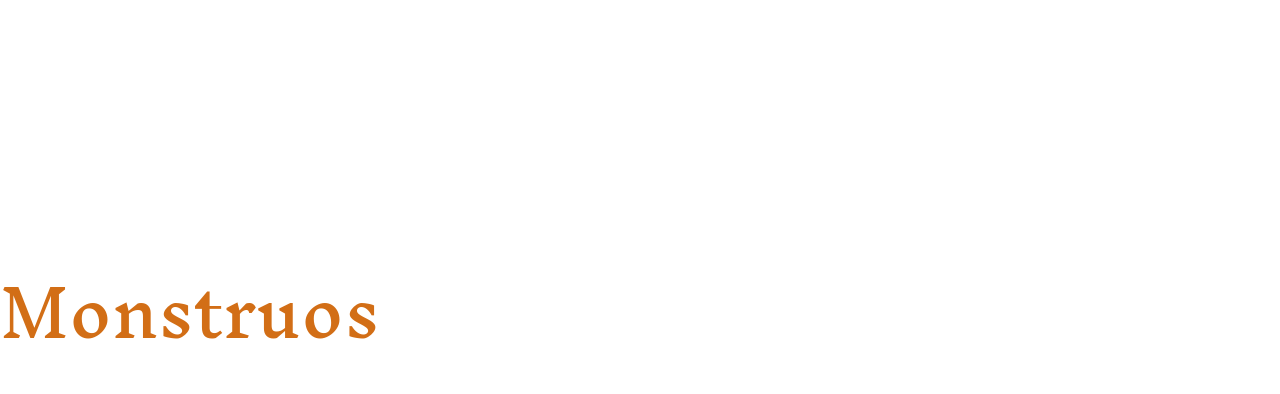
<file: NavBarr.html>
<!DOCTYPE html>
<html lang="en">
<head>
    <meta charset="UTF-8">
    <meta name="viewport" content="width=device-width, initial-scale=1.0">

    <link rel="preconnect" href="https://fonts.googleapis.com">
    <link rel="preconnect" href="https://fonts.gstatic.com" crossorigin>

    <link href="https://fonts.googleapis.com/css2?family=Audiowide&family=Inknut+Antiqua:wght@300;400;500;600;700;800;900&family=Space+Grotesk:wght@300..700&display=swap" rel="stylesheet">

    <link rel="stylesheet" href="Css/fonts.css">
    <link rel="stylesheet" href="Css/texts.css">
    <link rel="stylesheet" href="Css/responsive.css">
    <link rel="stylesheet" href="Css/buttons.css">
    	<link rel="stylesheet" href="Css/navbar.css">
    <title>NavBarr</title>

</head>

<body style="margin: 0;">
    		<header>
			<nav>
				<div class="nav-container">
					<div class="cajaDado">
                        <img src="Images/Dado.png" 
                            alt="Dado Interactuable" 
                            style="width: 100%; max-width: 80px; cursor: pointer;"
                            onClick="TirarDado()">
                    </div>
<button class="menu-btn" id="menuBtn">☰</button>					
					<ul class="nav-links" id="navLinks">
						<li>
							<a href="#Home">Home</a>
						</li>
						<li>
							<a href="#Pjs">Classes</a>
						</li>
						<li>
							<a href="#Ambientacion">Map</a>
						</li>
						<li>
							<a href="#inicio">Races</a>
						</li>
						<li>
							<a href="#Monstruos">Monsters</a>
						</li>
					</ul>
                <div class="caja1">
                    <div class="cajaImagen">
                        <svg width="40" height="40" viewBox="0 0 59 59" fill="none" xmlns="http://www.w3.org/2000/svg">
                            <circle cx="29.5" cy="29.5" r="26.5" fill="#A62A1E" stroke="#D26E16" stroke-width="6"/>
                            <g clip-path="url(#clip0_2013_942)">
                            <path d="M42.7669 22.8074C42.6198 22.2198 42.3203 21.6814 41.8985 21.2466C41.4768 20.8118 40.9477 20.496 40.3648 20.3311C38.2352 19.811 29.7165 19.811 29.7165 19.811C29.7165 19.811 21.1977 19.811 19.0681 20.3806C18.4852 20.5455 17.9561 20.8613 17.5344 21.2961C17.1126 21.7309 16.8131 22.2693 16.666 22.857C16.2762 25.0183 16.0856 27.2108 16.0964 29.407C16.0825 31.6197 16.2732 33.8289 16.666 36.0065C16.8281 36.5759 17.1344 37.0938 17.5552 37.5103C17.976 37.9267 18.497 38.2276 19.0681 38.3838C21.1977 38.9534 29.7165 38.9534 29.7165 38.9534C29.7165 38.9534 38.2352 38.9534 40.3648 38.3838C40.9477 38.2189 41.4768 37.9031 41.8985 37.4683C42.3203 37.0335 42.6198 36.4951 42.7669 35.9074C43.1537 33.7624 43.3443 31.5866 43.3365 29.407C43.3504 27.1943 43.1597 24.985 42.7669 22.8074Z" stroke="#EDCBAF" stroke-width="3" stroke-linecap="round" stroke-linejoin="round"/>
                            <path d="M26.9305 33.4558L34.0501 29.407L26.9305 25.3581V33.4558Z" stroke="#EDCBAF" stroke-width="3" stroke-linecap="round" stroke-linejoin="round"/>
                            </g>
                            <defs>
                            <clipPath id="clip0_2013_942">
                            <rect width="29.7164" height="29.7164" fill="white" transform="translate(14.8584 14.8584)"/>
                            </clipPath>
                            </defs>
                        </svg> 
                    </div>

                    <div class="cajaImagen">
                        <svg width="40" height="40" viewBox="0 0 59 59" fill="none" xmlns="http://www.w3.org/2000/svg">
                            <circle cx="29.5" cy="29.5" r="26.5" fill="#A62A1E" stroke="#D26E16" stroke-width="6"/>
                            <path d="M36.0937 22.9068H36.1061M23.0928 17.335H35.4746C38.8938 17.335 41.6656 20.1067 41.6656 23.5259V35.9077C41.6656 39.3269 38.8938 42.0987 35.4746 42.0987H23.0928C19.6736 42.0987 16.9019 39.3269 16.9019 35.9077V23.5259C16.9019 20.1067 19.6736 17.335 23.0928 17.335ZM34.2365 28.9368C34.3893 29.9672 34.2132 31.0197 33.7335 31.9443C33.2537 32.869 32.4945 33.6188 31.564 34.0872C30.6335 34.5556 29.579 34.7186 28.5504 34.5531C27.5219 34.3876 26.5718 33.902 25.8352 33.1654C25.0985 32.4287 24.6129 31.4786 24.4474 30.4501C24.2819 29.4216 24.445 28.3671 24.9133 27.4365C25.3817 26.506 26.1315 25.7469 27.0562 25.2671C27.9809 24.7873 29.0333 24.6113 30.0638 24.7641C31.1149 24.9199 32.088 25.4097 32.8394 26.1611C33.5908 26.9125 34.0806 27.8856 34.2365 28.9368Z" stroke="#EDCBAF" stroke-width="3" stroke-linecap="round" stroke-linejoin="round"/>
                        </svg>
                    </div>
                    <div id="contact" >
                        <a href=""><button class="button">Contact Us!</button></a>

                    </div>
				</div>               

			</nav>
                        <!-- AQUÍ es donde aparecerá el número -->
            <div id="NavNumber">0</div>
		</header>
    <!--
    <div id="NavBar" style="margin: 0;" >

        <div class="cajaDado">
            <img src="Images/Dado.png" alt = "Dado Interactuable" style="width: 30%; padding-left: 15%;max-width: 80px; min-width: 50px;">

        </div>
        <div class="caja1">
            <div class="cajaImagen">
                <svg width="40" height="40" viewBox="0 0 59 59" fill="none" xmlns="http://www.w3.org/2000/svg">
                    <circle cx="29.5" cy="29.5" r="26.5" fill="#A62A1E" stroke="#D26E16" stroke-width="6"/>
                    <g clip-path="url(#clip0_2013_942)">
                    <path d="M42.7669 22.8074C42.6198 22.2198 42.3203 21.6814 41.8985 21.2466C41.4768 20.8118 40.9477 20.496 40.3648 20.3311C38.2352 19.811 29.7165 19.811 29.7165 19.811C29.7165 19.811 21.1977 19.811 19.0681 20.3806C18.4852 20.5455 17.9561 20.8613 17.5344 21.2961C17.1126 21.7309 16.8131 22.2693 16.666 22.857C16.2762 25.0183 16.0856 27.2108 16.0964 29.407C16.0825 31.6197 16.2732 33.8289 16.666 36.0065C16.8281 36.5759 17.1344 37.0938 17.5552 37.5103C17.976 37.9267 18.497 38.2276 19.0681 38.3838C21.1977 38.9534 29.7165 38.9534 29.7165 38.9534C29.7165 38.9534 38.2352 38.9534 40.3648 38.3838C40.9477 38.2189 41.4768 37.9031 41.8985 37.4683C42.3203 37.0335 42.6198 36.4951 42.7669 35.9074C43.1537 33.7624 43.3443 31.5866 43.3365 29.407C43.3504 27.1943 43.1597 24.985 42.7669 22.8074Z" stroke="#EDCBAF" stroke-width="3" stroke-linecap="round" stroke-linejoin="round"/>
                    <path d="M26.9305 33.4558L34.0501 29.407L26.9305 25.3581V33.4558Z" stroke="#EDCBAF" stroke-width="3" stroke-linecap="round" stroke-linejoin="round"/>
                    </g>
                    <defs>
                    <clipPath id="clip0_2013_942">
                    <rect width="29.7164" height="29.7164" fill="white" transform="translate(14.8584 14.8584)"/>
                    </clipPath>
                    </defs>
                </svg> 
            </div>

            <div class="cajaImagen">
                <svg width="40" height="40" viewBox="0 0 59 59" fill="none" xmlns="http://www.w3.org/2000/svg">
                    <circle cx="29.5" cy="29.5" r="26.5" fill="#A62A1E" stroke="#D26E16" stroke-width="6"/>
                    <path d="M36.0937 22.9068H36.1061M23.0928 17.335H35.4746C38.8938 17.335 41.6656 20.1067 41.6656 23.5259V35.9077C41.6656 39.3269 38.8938 42.0987 35.4746 42.0987H23.0928C19.6736 42.0987 16.9019 39.3269 16.9019 35.9077V23.5259C16.9019 20.1067 19.6736 17.335 23.0928 17.335ZM34.2365 28.9368C34.3893 29.9672 34.2132 31.0197 33.7335 31.9443C33.2537 32.869 32.4945 33.6188 31.564 34.0872C30.6335 34.5556 29.579 34.7186 28.5504 34.5531C27.5219 34.3876 26.5718 33.902 25.8352 33.1654C25.0985 32.4287 24.6129 31.4786 24.4474 30.4501C24.2819 29.4216 24.445 28.3671 24.9133 27.4365C25.3817 26.506 26.1315 25.7469 27.0562 25.2671C27.9809 24.7873 29.0333 24.6113 30.0638 24.7641C31.1149 24.9199 32.088 25.4097 32.8394 26.1611C33.5908 26.9125 34.0806 27.8856 34.2365 28.9368Z" stroke="#EDCBAF" stroke-width="3" stroke-linecap="round" stroke-linejoin="round"/>
			    </svg>
            </div>
            <div id="contact" >
                <a href=""><button class="button">Contact Us!</button></a>

            </div>

            

        </div>
        <div class="caja2">
            <div class="cajaTexto">
                <a href="#Home" style="font-weight: bold;text-decoration: none; padding-left: 25%"> 
                     Home
                </a>

            </div>
            <div class="cajaTexto">
                <a href="#Pjs" style="font-weight: bold;text-decoration: none; padding-left: 15%"> 
                     Personajes
                </a>

            </div>
            <div class="cajaTexto">
                <a href="#Ambientacion" style="font-weight: bold;text-decoration: none; padding-left: 5%"> 
                     Ambientacion
                </a>

            </div>
            <div class="cajaTexto">
                <a href="#Monstruos" style="font-weight: bold;text-decoration: none; padding-left: 15%; "> 
                     Monstruos
                </a>

            </div>

        </div>
-->
    </div>
    <br> 
    <h1 id="Home">
        HOME
    </h1>
    <br> <br> <br> <br> <br> <br> <br> <br> <br> <br> <br> <br> <br> <br> <br> <br> <br> <br> <br> <br> <br> <br> <br> <br> <br> <br> <br> <br> <br> <br> <br> <br> <br> <br> <br> <br> <br> <br> <br> <br> <br> <br> <br> <br> <br> <br> <br> <br> <br> <br> <br> <br> <br> <br> 
    <h1 id="Pjs">
        Personajes
    </h1>
    <br> <br> <br> <br> <br> <br> <br> <br> <br> <br> <br> <br> <br> <br> <br> <br> <br> <br> <br> <br> <br> <br> <br> <br> <br> <br> <br> <br> <br> <br> <br> <br> <br> <br> <br> <br> <br> <br> <br> <br> <br> <br> <br> <br> <br> <br> <br> <br> <br> <br> <br> <br> <br> <br> 
    <h1 id="Ambientacion">
        Ambientacion
    </h1>
        <br> <br> <br> <br> <br> <br> <br> <br> <br> <br> <br> <br> <br> <br> <br> <br> <br> <br> <br> <br> <br> <br> <br> <br> <br> <br> <br> <br> <br> <br> <br> <br> <br> <br> <br> <br> <br> <br> <br> <br> <br> <br> <br> <br> <br> <br> <br> <br> <br> <br> <br> <br> <br> <br> 
    <h1 id="Monstruos">
        Monstruos
    </h1>

   <script src="ScriptNavBar.js"> </script>
</body>
</html>
</file>
<file: Css/fonts.css>
.inknut-antiqua-light {
  font-family: "Inknut Antiqua", serif;
  font-weight: 300;
  font-style: normal;
}

.inknut-antiqua-regular {
  font-family: "Inknut Antiqua", serif;
  font-weight: 400;
  font-style: normal;
}

.inknut-antiqua-medium {
  font-family: "Inknut Antiqua", serif;
  font-weight: 500;
  font-style: normal;
}

.inknut-antiqua-semibold {
  font-family: "Inknut Antiqua", serif;
  font-weight: 600;
  font-style: normal;
}

.inknut-antiqua-bold {
  font-family: "Inknut Antiqua", serif;
  font-weight: 700;
  font-style: normal;
}

.inknut-antiqua-extrabold {
  font-family: "Inknut Antiqua", serif;
  font-weight: 800;
  font-style: normal;
}

.inknut-antiqua-black {
  font-family: "Inknut Antiqua", serif;
  font-weight: 900;
  font-style: normal;
}

@font-face {
  font-family: "JejuGothic";
  src: url(../fonts/JejuGothic.ttf.woff) format(woff);
}
</file>
<file: Css/texts.css>
.main-title{
	font-size: 82px;
}
h1{
		color: #D26E16;
		font-weight: normal;
		
		font-family: "Inknut Antiqua", serif;
		
	}
	h2{
		color: #D26E16;
		font-weight: bold;
		
		font-family: "Inknut Antiqua", serif;
		
		
	}
	h3{
		color: #D26E16;
		font-weight: bold;
		
		font-family: "Inknut Antiqua", serif;
	}
	h4{
		color: #EDCBAF;
		
		font-family: "Inknut Antiqua", serif;
	}
	p{
		color: #EDCBAF;
		font-family: "JejuGothic";
		
	}

	.section-title{
		line-height: 1; 
		margin: 20px;
	}
	@media only screen and (min-width: 769px) {
		h1{font-size: 64px;}
		h2{font-size: 48px;}
		h3{font-size: 32px;}
		h4{font-size: 26px;}
		p{font-size: 20px;}
		.developer-name{font-size: 32px;}
	}

@media only screen and (max-width: 768px ) {
		h1{font-size: 48px;}
		h2{font-size: 32px;}
		h3{font-size: 28px;}
		h4{font-size: 22px;}
		p{font-size: 16px;}
		.developer-name{font-size: 28px;}
	}
</file>
<file: Css/buttons.css>
.button{

  box-sizing: border-box;
  border-radius: 999px; 
  background-color: #A62A1E;
  border: 0.3rem solid #D26E16;
  outline-offset: 0.3rem;
  padding: 0px;
  padding-left: 12px;
  padding-right: 12px;
  text-align: center;
  color: #EDCBAF;
  font-family: "Inknut Antiqua", serif;
}

.button-nav{

  box-sizing: border-box;
  border-radius: 999px; 
  background-color: #A62A1E;
  border: 0.3rem solid #D26E16;
  outline-offset: 0.3rem;
  padding: 0px;
  padding-left: 12px;
  padding-right: 12px;
  text-align: center;
  color: #EDCBAF;
  font-family: "Inknut Antiqua", serif;
  text-decoration: none;
  white-space: nowrap;
}


.button-readMore{
  text-decoration: underline;
  color: #D26E16;
  font-family: "Inknut Antiqua", serif;
  background: none;
  border: none;
  margin: 0px;
}

.button-footer{

  box-sizing: border-box;
  border-radius: 999px; 
  background-color: #A62A1E;
  border: 0.3rem solid #D26E16;
  outline-offset: 0.3rem;
  padding: 0px;
  padding-left: 12px;
  padding-right: 12px;
  text-align: center;
  color: #EDCBAF;
  font-family: "Inknut Antiqua", serif;
  line-height: 2.0;
}


.button:hover{
background-color: #40130E;
color: #A62A1E;
cursor: pointer;
}

.button:hover{
background-color: #40130E;
color: #A62A1E;
cursor: pointer;
}

.button-nav:hover{
background-color: #40130E;
color: #A62A1E;
cursor: pointer;
}

.info1
{
  border:solid 1px black; 
  background-color: rgba(225, 225, 225,0.6);
  border-radius: 50px;
  width: 20px; height: 20px;
  box-sizing: border-box;

  position:relative;
}

div:hover .info1{ 
  background-color: rgba(200, 200, 200,0.8);
  scale: 1.2;
}

.rButton{
    background-image: url("../Images/SVG/R_Botton_Flecha.svg");
    background-repeat: no-repeat;
    background-size: contain;
    width: 120px; height:120px;
    cursor: pointer;
    border: none;

}

.rButton:hover{
    background-image: url("../Images/SVG/R_Botton_Flecha_Press.svg");
    background-repeat: no-repeat;
    background-size: contain;
    cursor: pointer;
    border: none;
    transform: scale(1.1);
    
}

.lButton{
    background-image: url("../Images/SVG/L_Botton_Flecha.svg");
    background-repeat: no-repeat;
    background-size: contain;
    width: 120px; height:120px;
    cursor: pointer;
    border: none;

}

.lButton:hover{
    background-image: url("../Images/SVG/L_Botton_Flecha_Press.svg");
    background-repeat: no-repeat;
    background-size: contain;
    cursor: pointer;
    border: none;
    transform: scale(1.1);
}

.class-button{

  box-sizing: border-box;
  border-radius: 999px; 
  background-color: #A62A1E;
  border: 0.3rem solid #D26E16;
  outline-offset: 0.3rem;
  width: 30%;
  padding: 0px;
  padding-left: 12px;
  padding-right: 12px;
  text-align: center;
  color: #EDCBAF;
  font-family: "Inknut Antiqua", serif;

}

.class-button:hover{
background-color: #40130E;
color: #A62A1E;
cursor: pointer;
}
</file>
<file: Css/footer.css>
footer{
				background-color: #0E262A;
                border-top: 6px solid #D26E16;
                box-sizing: border-box;
                padding-bottom: 20px;
			}

            .footer-top{
                display: flex;
                flex-direction: column;
                align-items: center;
                gap: 0;
            }


            .footer-top > div{
                display: flex;
                align-items: center;
                flex-direction: row;
                gap: 16px;
            }

            .footer-top-icons {
                display: flex;
                align-items: center;
                gap: 16px;
            }

            .heading{
                
		color: #D26E16;
		font-weight: normal;
		
		font-family: "Inknut Antiqua", serif;

            }

            .footer-top > div > div{
                display: flex;
                gap: 8px;
            }

            .footer-links{
                display: flex;
                align-items: center;
                justify-content: center;
                gap: 80px;
                max-width: 100%;
                overflow-x: hidden;
                flex-wrap: wrap;
            }

            .footer-links > div{
                display: flex;
                align-items: flex-start;
                flex-direction: column;
                gap: 20px;
            }

            .footer-links > div > div {
                display: flex;
                flex-direction: column;
                gap: 4px;
            }

            .footer-top a {
                display: flex;
                align-items: center;
                justify-content: center;
                padding: 0;
                line-height: 0;
                text-decoration: none;
            }

            .footer-links  .subtitle{
                
				font-size: 20px;
				font-family: "Inknut Antiqua", serif;
                margin: 0;
            }

            .footer-links  .link{
                color: #EDCBAF;
                text-decoration: underline;
                font-size: large;
                text-shadow: 1px 0 #A62A1E, -1px 0 #A62A1E, 0 1px #A62A1E, 0 -1px #A62A1E,
                1px 1px #A62A1E, -1px -1px #A62A1E, 1px -1px #A62A1E, -1px 1px #A62A1E;
             }

            @media (max-width: 600px) {
    .footer-links{
        flex-direction: column;
        gap: 5px; 
        align-items: center;
    }
}
</file>
<file: Css/navbar.css>
* {
    margin:0;
    padding:0;
    box-sizing: border-box;  
}

nav {
    background-color: #0E262A;
    padding: 1rem 2rem;
    box-shadow: 0 2px 10px rgba(0, 0, 0, 0.1);
    width: 100%;
    /* Eliminamos el position fixed de aquí para que mande el header */
}


.nav-container {
   display: flex; 
   justify-content: space-between;
   align-items: center;
   max-width: 1200px;
   margin: 0 auto;

}

.nav-links{
    display: flex;
    gap: 2rem;
    list-style: none;
    transition: all 0.3s ease;
}

.nav-links a{
    color: #EDCBAF;
    text-decoration: none;
    font-weight: 500;
    font-family: "Inknut Antiqua", serif;
    transition: all 0.2s;
}

.nav-links a:hover{
    color: #A62A1E;
    cursor: pointer;
}

.menu-btn {
    display: none;
    background: none;
    border: none;
    color: #D26E16;
    font-size: 2rem;
    cursor: pointer;
}

@media (max-width: 768px){
    .menu-btn {
    display: block;
}

@media only screen and (max-width: 768px )and (min-width: 375px )  {
    .nav-links{
        clip-path: circle(0px at 45% -10%);
    }
}
@media only screen and (max-width:375px ) {
    .nav-links{
        clip-path: circle(0px at 90% -10%);
    }
}
    .nav-links{
        position: fixed;
        top: 100px;
        left: 0;
            width: 100%;
        background-color: #0E262A;
        flex-direction: column;
        align-items: center;
        padding: 1rem;
        pointer-events: none;
    }
.nav-links.active{
    clip-path: circle(1000px at 90% -10%);
    pointer-events: all;
}

.nav-links li{
opacity: 0;
transform: traslateY(20px);
transition: all 0.3s ease;
}
.nav-links.active li{
    opacity: 1;
    transform: translateY(0);
}

.nav-links li:nth-child(1){transition-delay: 0.1s;}
.nav-links li:nth-child(2){transition-delay: 0.2s;}
.nav-links li:nth-child(3){transition-delay: 0.3s;}
.nav-links li:nth-child(4){transition-delay: 0.4s;}
.nav-links li:nth-child(5){transition-delay: 0.5s;}
}

header {
    position: fixed;
    top: 0;
    left: 0;
    width: 100%;
    z-index: 1000;
    transition: transform 0.3s ease-in-out;
}

.header-hidden {
    transform: translateY(-100%);
}

.main-container {
    padding-top: 80px;
}


/* --- RESULTADO DEL DADO --- */
#NavNumber {
    border-radius: 20%;
    background-color: #A62A1E; 
    border-color: #D26E16;
    color: #EDCBAF;
    border-width: 2px;
    border-style: solid;
    box-sizing: border-box;
    
    position: fixed;
    top: 120px;
    left: 40px;
    width: 70px; 
    height: 70px;
    
    display: flex;
    align-items: center;
    justify-content: center;
    font-family: "Inknut Antiqua", serif;
    font-weight: bold;
    font-size: 24px;

    opacity: 0;
    pointer-events: none;
    transform: translateY(20px);
    transition: all 0.4s cubic-bezier(0.175, 0.885, 0.32, 1.275);
    z-index: 999;
}

#NavNumber.mostrar {
    opacity: 1;
    transform: translateY(0);
}

#NavNumber.irse-arriba {
    opacity: 0;
    transform: translateY(-60px);
}

  #NavBar {

            box-sizing:border-box;
            margin:0; padding:0;

            border-bottom-style: solid;
            border-bottom-color:  rgb(197, 195, 43);
            border-bottom-width:  10px;

            width:100%; 
            background-color: rgb(44, 25, 25);
            position:relative;
            position: sticky;
            top: 0;
            overflow: hidden;
        }

        .cajaDado{   
            margin:0px; padding:0px; 
            
            position:relative;
            box-sizing:border-box;
            float:left;
            align-content: center;
        }
        .caja1{   
            margin:0px; padding:0px; 
            position:relative;
            box-sizing:border-box;
            float:right;
            align-content: center;
        }
        .caja2{   
            margin:0px; padding:0px;  
            position:relative;
            box-sizing:border-box;
            float:right;
        }
        .cajaTexto{
            margin:0px; padding:0px; 
            position:relative;
            box-sizing:border-box;
            float:left;
            align-content: center;
            
        }
        .cajaImagen{
            margin:0px; padding:0px; 
            padding-left: 2.5%;
            width: 20%;height: 80px; 
            position:relative;
            box-sizing:border-box;
            float:left;
            align-content: center;
            
        }
        #contact{
            padding-bottom: 3%;
            margin:0px;
            height: 80px; 
            position:relative;
            box-sizing:border-box;
            float:left;
            align-content: center;
        }

        a{ color: #EDCBAF; font-family: "Inknut Antiqua";}
</file>
<file: Css/responsive.css>
html, body {
    min-height: 100vh;
    width: 100%;
    margin: 0;
    padding: 0;
    overflow-x: hidden;
}
body {
    min-height: 100vh;
    width: 100%;
}
main {
    width: 100%;
}

@media only screen and (min-width: 769px) {
    /* For Computer: */
    .cajaTexto {
        width: 25%;height: 80px; 
    }
       @media only screen and (min-width: 1141px ) {
        a{font-size: 20px;}
        svg{scale: 1;}
        #contact{width: 60%;padding-left: 2.5%;}
        .caja1{ width: 30%;height: 100px;}
        .caja2{ width: 60%;height: 100px;}
        .cajaDado{width: 15%;height: 100px; }
        .rButton{width: 120px;height: 120px; }
        .lButton{width: 120px;height: 120px; }
        .titulo-raza{font-size: 20px;}
    
    } 
    #imgMostruo{width: 50%; height: 100%;}
    #textMostruo{width: 50%; height: 100%;}
    #Mostruo{width: 100%; height: 500px;}

    #info1{top: 15%; left: 14%;}
    #info2{top: 60%; left: 27%;}
    #info3{top: 75%; left: 30%;}
    #info4{top: 35%; left: 40%;}
        
}

@media only screen and (max-width: 1140px ) {
    a{font-size: 15px;}
    .cajaImagen{display: none; width: 0;}
    .rButton{width: 120px;height: 120px; }
    .lButton{width: 120px;height: 120px; }
    #contact{width: 100%; padding-left: 10%;}
        .caja1{ width: 30%;height: 100px;}
        .caja2{ width: 60%;height: 100px;}
        .cajaDado{width: 15%;height: 100px; }
    #imgMostruo{width: 67%; height: 100%;}
    #textMostruo{width: 33%; height: 100%;}
    #Mostruo{width: 100%; height: 500px;}

    #info1{top: 15%; left: 15%;}
    #info2{top: 60%; left: 35%;}
    #info3{top: 75%; left: 40%;}
    #info4{top: 35%; left: 50%;}


}



@media only screen and (max-width: 768px )and (min-width: 375px )  {
    /* For Tablet: */
   .cajaTexto {
        width: 50%;height: 40px; 
    }

    .caja1{ width: 30%;height: 100px;}
    .caja2{ width: 60%;height: 100px;}
    .cajaDado{width: 30%;height: 100px; }
     .titulo-raza{font-size: 16px;}
     #imgMostruo{width: 100%; height: auto;}
    #textMostruo{width: 100%; height: 30%;}
    #Mostruo{width: 100%; height: 800px;}

    #info1{top: 8%; left: 23%;}
    #info2{top: 37%; left: 50%;}
    #info3{top: 45%; left: 60%;}
    #info4{top: 25%; left: 70%;}

    .rButton{width: 100px;height: 100px; }
    .lButton{width: 100px;height: 100px; }
    
}
@media only screen and (max-width: 500px )and (min-width: 375px )  {
    #info1{top: 8%; left: 23%;}
    #info2{top: 25%; left: 50%;}
    #info3{top: 35%; left: 60%;}
    #info4{top: 15%; left: 70%;}
    .rButton{width: 80px;height: 80px; }
    .lButton{width: 80px;height: 80px; }
    .titulo-raza{font-size: 12px;}
}
@media only screen and (max-width: 375px) {
    /* For Mobile phones: */
   .cajaTexto {
        display: none; 
    }
    #NavBar{
        display:flex;
        flex-direction: row;
        justify-content: space-between;
    }
    .caja1{ display: none;}
    #returnHome{display: flex;}
    .caja2{ width: 30%;height: 100px;}
    .cajaDado{width: 30%;height: 100px; }
    .titulo-raza{font-size: 7px;}
    .rButton{width: 50px;height: 50px; top: 50%;}
    .lButton{width: 50px;height: 50px; }

    #imgMostruo{width: 100%; height: 35%;}
    #textMostruo{width: 100%; height: 55%;}
    #Mostruo{width: 100%; height: 800px;}
    #info-movil-container{width: 100%; height: 10%;}
    

    #info1{top: 5%; left: 23%;}
    #info2{top: 15%; left: 50%;}
    #info3{top: 25%; left: 60%;}
    #info4{top: 10%; left: 80%;}
}
</file>
<file: Css/info.css>
.contenedor-principal {
            max-width: 900px;
            background: #D26E16;
            padding: 20px;
            border-radius: 12px;
            box-shadow: 0 10px 30px rgba(0,0,0,0.1);
            display: flex;
            gap: 20px;
            align-items: flex-start;
        }

        /* EL TRUCO ESTÁ AQUÍ: Contenedor relativo */
        .contenedor-imagen {
            position: relative;
            display: inline-block;
            line-height: 0; /* Evita espacios extra debajo de la imagen */
        }

        .contenedor-imagen img {
            max-width: 600px;
            width: 100%;
            border-radius: 8px;
            display: block;
        }

        /* Estilo de los puntos (Hotspots) */
        .punto-info {
            position: absolute; /* Posicionamiento libre */
            width: 24px;
            height: 24px;
            background-color: rgba(0, 0, 0, 0.7);
            border: 2px solid  #D26E16;
            border-radius: 50%;
            cursor: pointer;
            z-index: 10;
            transition: transform 0.3s, background-color 0.3s;
            display: flex;
            justify-content: center;
            align-items: center;
            color: #EDCBAF;
            font-size: 12px;
            font-weight: bold;
        }

        .punto-info:hover {
            transform: scale(1.3);
            background-color: #A62A1E;;
        }

  @media only screen and (min-width: 375px) {     

        /* Cuadro de texto (Tooltip) */
        .tooltip {
            position: absolute;
            bottom: 140%; /* Aparece arriba del punto */
            left: 50%;
            transform: translateX(-50%) translateY(10px);
            background: #0E262A;
            color: #EDCBAF;
            padding: 10px 15px;
            border-radius: 6px;
            width: 200px;
            font-size: 14px;
            line-height: 1.4;
            pointer-events: none; /* No interfiere con el mouse */
            opacity: 0;
            visibility: hidden;
            transition: all 0.3s ease;
            box-shadow: 0 5px 15px rgba(0,0,0,0.3);
            z-index: 20;
        }

        /* Flechita del tooltip */
        .tooltip::after {
            content: "";
            position: absolute;
            top: 100%;
            left: 50%;
            margin-left: -5px;
            border-width: 5px;
            border-style: solid;
            border-color: #0E262A transparent transparent transparent;
        }

        /* Clase para mostrar el tooltip vía JS */
        .punto-info.activo .tooltip {
            opacity: 1;
            visibility: visible;
            transform: translateX(-50%) translateY(0);
        }

        /* También mantenemos el hover por si acaso */
        .punto-info:hover .tooltip {
            opacity: 1;
            visibility: visible;
            transform: translateX(-50%) translateY(0);
        }

        .info-texto {
            flex: 1;
        }

        .hide{
            display: none;

        }
        .solo-movil-info {
            display: none;
        }
    }

     @media only screen and (max-width: 375px) {     

            /* Mostramos la caja de abajo */
        .solo-movil-info {
            display: flex;
            background: #0E262A;
            color: #EDCBAF;
            justify-content: center;
            align-items: center;
            text-align: center;
            border-radius: 8px;
            border-left: 4px solid #D26E16;
            font-size: 16px;
        }

        /* OCULTAMOS los tooltips flotantes originales para que no se solapen */
        .punto-info .tooltip {
            display: none !important;
        }

        /* Estilo opcional para resaltar el punto clicado en móvil */
        .punto-info.activo {
            background-color: #A62A1E;
            transform: scale(1.2);
        }
        .hide{
            display: none;

        }
    }
</file>
<file: Css/map.css>
.world{
margin: 30px;
}

.world > h1{
    margin: 0px;

}
.map{
    touch-action: none;
    height: 700px;
    overscroll-behavior: contain;
}

#mapaInteractivo {
    width: 100%;
    height: 100%;
    border: solid 5px #D26E16;
    border-radius: 15px;
    overscroll-behavior: contain;
}
</file>
<file: Css/carousel.css>
/* Contenedor Principal */
        .caja-principal {
            width: 100%;
            height: 650px;
            display: flex;
            flex-direction: column;
            position: relative;
        }

        /* Área del Carrusel (75%) */
      .area-carrusel {
    width: 100%;
    height: 75%;
    position: relative;
    overflow: hidden; /* Oculta los slides que están fuera de la ventana */
}

        .slide {
            /* IMPORTANTE: ya no usamos position absolute ni opacity */
            flex: 0 0 20%; /* Cada slide ocupa el 20% del total (1/5 partes) */
            width: 20%;
            height: 100%;
            display: flex;
            align-items: center;
            justify-content: center;
            position: relative;
            cursor: pointer;
        }

        .slide.active {
            opacity: 1;
            z-index: 1;
        }

        .slide img {
            height: 100%;
            width: auto;
            max-width: 100%;
            object-fit: contain;
        }

        /* Panel de Información (Overlay) */
        .info-overlay {
            position: absolute;
            top: 0;
            left: 0;
            width: 100%;
            height: 100%;
            background: rgba(0, 0, 0, 0.85);
            display: flex;
            flex-direction: column;
            justify-content: center;
            align-items: center;
            padding: 40px;
            box-sizing: border-box;
            opacity: 0;
            visibility: hidden;
            transition: all 0.4s ease;
            text-align: center;
            z-index: 10;
        }

        .slide.show-info .info-overlay {
            opacity: 1;
            visibility: visible;
        }

        .info-overlay p {
            font-size: 1.2em;
            line-height: 1.6;
            max-width: 800px;
            color: #ecf0f1;
        }

        /* Área de Controles (25%) */
        .area-controles {
            width: 100%;
            height: 25%;
            display: flex;
            align-items: center;
            justify-content: center;
            flex-direction: row;
        }

        .btn-contenedor {
            width: 120px;
            height: 70%;
            display: flex;
            align-items: center;
            justify-content: center;
        }

        .titulo-raza {
            width: 40%;
            height: 100%;
            display: flex;
            align-items: center;
            justify-content: center;
            color: #D26E16;
        }

        .titulo-raza h2 {
            font-size: 2.5em;
            color: var(--color-texto);
            margin: 0;
            text-shadow: 2px 2px 4px rgba(0,0,0,0.5);
        }

        /* Indicador de scroll */
        .scroll-hint {
            position: fixed;
            bottom: 10px;
            right: 10px;
            font-size: 0.8em;
            color: rgba(255,255,255,0.3);
        }

  

        /* El track es la "tira" larga que contiene los slides */
        .contenedor-slides {
            display: flex; /* Pone los slides en fila */
            width: 500%; /* 5 slides * 100% cada uno */
            height: 100%;
            transition: transform 0.6s cubic-bezier(0.45, 0, 0.55, 1); /* Suavidad del deslizamiento */
        }
</file>
<file: Css/landing.css>
.landing {
    background-image: url('/Images/Landing.png');
    background-size: cover;
    background-position: center;
    background-repeat: no-repeat;

    min-height: 100vh;

    display: flex;
}

.welcome-text {
    width: 80%;
    display: flex;
    flex-direction: column;
    justify-content: center; 
    align-items: flex-start; 
    margin: 0 auto; 
}


.game-description {
    width: 50%;
}
</file>
<file: Css/classes.css>
.classes{


}
.class-container{
        display: flex;
        background-image: url("/Images/Clases/Background.png");
        background-size: cover;
        height: 80vh;
        
}

.class-image{
    display: flex;
    width: 50%;
    align-items: center;
    justify-content: center;
    margin: 0 auto;
    

}
.class-image > img{
    height: 100%;
    object-fit: contain;

}

.button-container{
  display: flex;
  align-items: flex-start;
}

#readMore{
    display: none;
    width: 50%;
}
.class-row{
    display: flex;
    justify-content: space-around;
}
.class-info{
    display: flex;
    flex-direction: column;
    
    width: 50%;
    padding: 10px;
}

.class-text{
    width: 100%;
    height: 50%;
    padding: 15px;
    display: flex;
    flex-direction: column;
    overflow: auto;
    
}
#classText {
    white-space: pre-line;
}

.class-selector{
    display: flex;
    flex-direction: column;
    justify-content: center;
    gap: 18px;
    padding: 5px;
    width: 100%;
    height: 50%;
    
}

@media only screen and (max-width: 768px )  {

.class-container{
    flex-direction: column;
    background-image: none;
        background-size: none;
        height: 100%;
}

.class-image{
    
    width: 100%;
    background-image: url("/Images/Clases/Background.png");
    background-size: cover;
    height: 50vh;
}
.class-info{
    width: 100%;
}

#classText {
    white-space: pre-line;
    max-height: 100px;
    overflow: hidden;
    box-shadow: 0 14px 18px -8px  #0E262A;
}

#classText.expanded {
    overflow: auto;
    max-height: 100%;
    box-shadow: none;
}

    #readMore {
        display: block;
        margin: 20px auto;
        width: fit-content;
    }

}
</file>
<file: Css/Contact.css>
@media only screen and (min-width: 1100px) {
    .integrantes{  width: 25%;}
    .principal{flex-direction: row; height: 800px;}
}

@media only screen and (max-width: 1100px) {
    .integrantes{  width: 70%;}
    .principal{flex-direction: column; height: 2500px;}
}
.principal{
    display: flex;
    align-items: center;
    justify-content:space-evenly;
     width: 100%; 
}

.integrantes{
    height: 700px;
      display: flex;
    align-items: center;
    flex-direction: column;

    background-color: #0E262A;
    border-color: #D26E16; 
    border-style: solid;
    border-width: 4px;
    border-bottom-width: 10px;
}

.integrantes:hover{
    transform: scale(1.02);
}

.foto{
    width: 100%; height: 50%;
    display: flex;
    justify-content: center;
    align-items: flex-end;
    overflow: hidden;
}

.text{

    display: block; 
    box-sizing: border-box; 
    
    width: 90%; 
    height: 40%;
    
    padding: 15px !important; 
    
    min-height: 200px;
    
    overflow:auto;

    border: 2px solid #D26E16; 
    border-bottom: none;
    border-top: none;
    
    margin: 0 auto; 
}
.nombre{
     width: 100%; height: 10%;
       display: flex;
    align-items: center;
    justify-content: center;

    background-color:  #A62A1E;;
       border-color: #D26E16; 
    border-style: solid;
    border-width: 6px;

    border-left: none; border-right: none;
}
.img-box img {
    height: 90%;
    width: auto;
}
</file>
